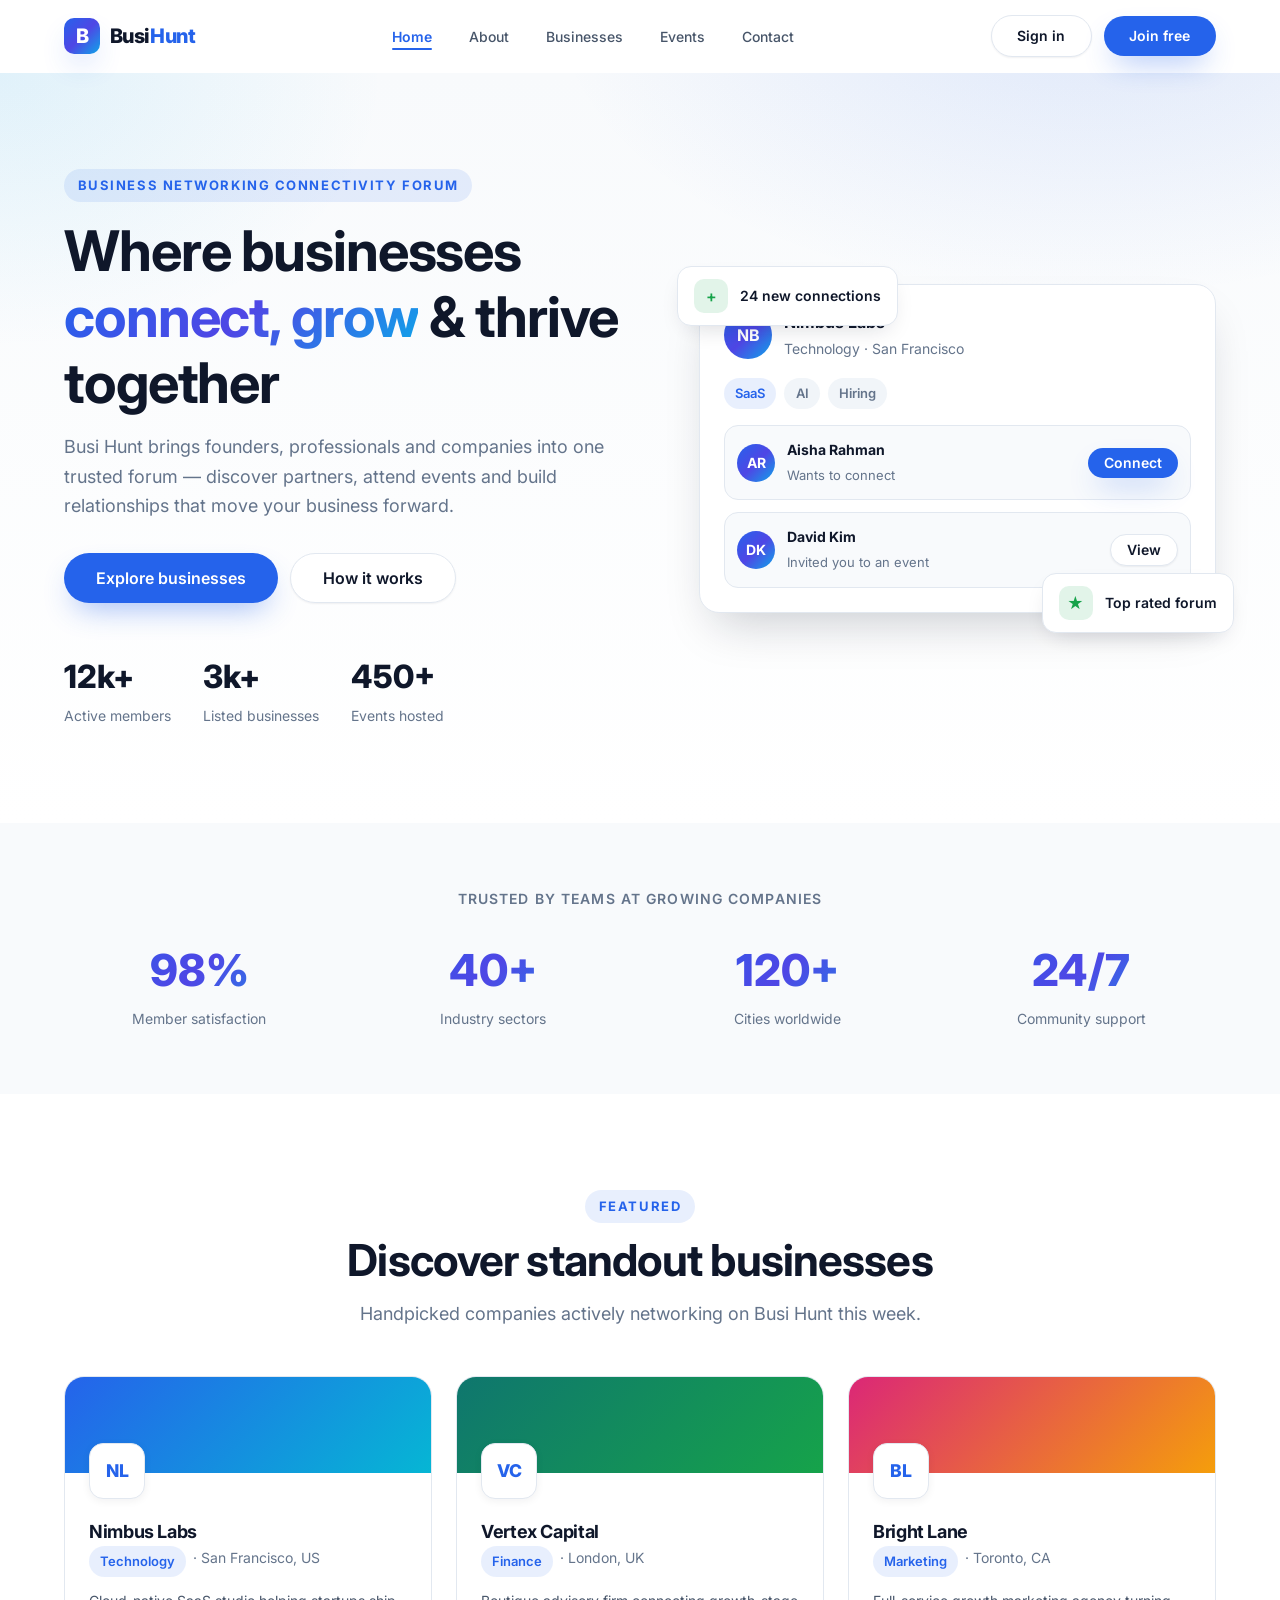
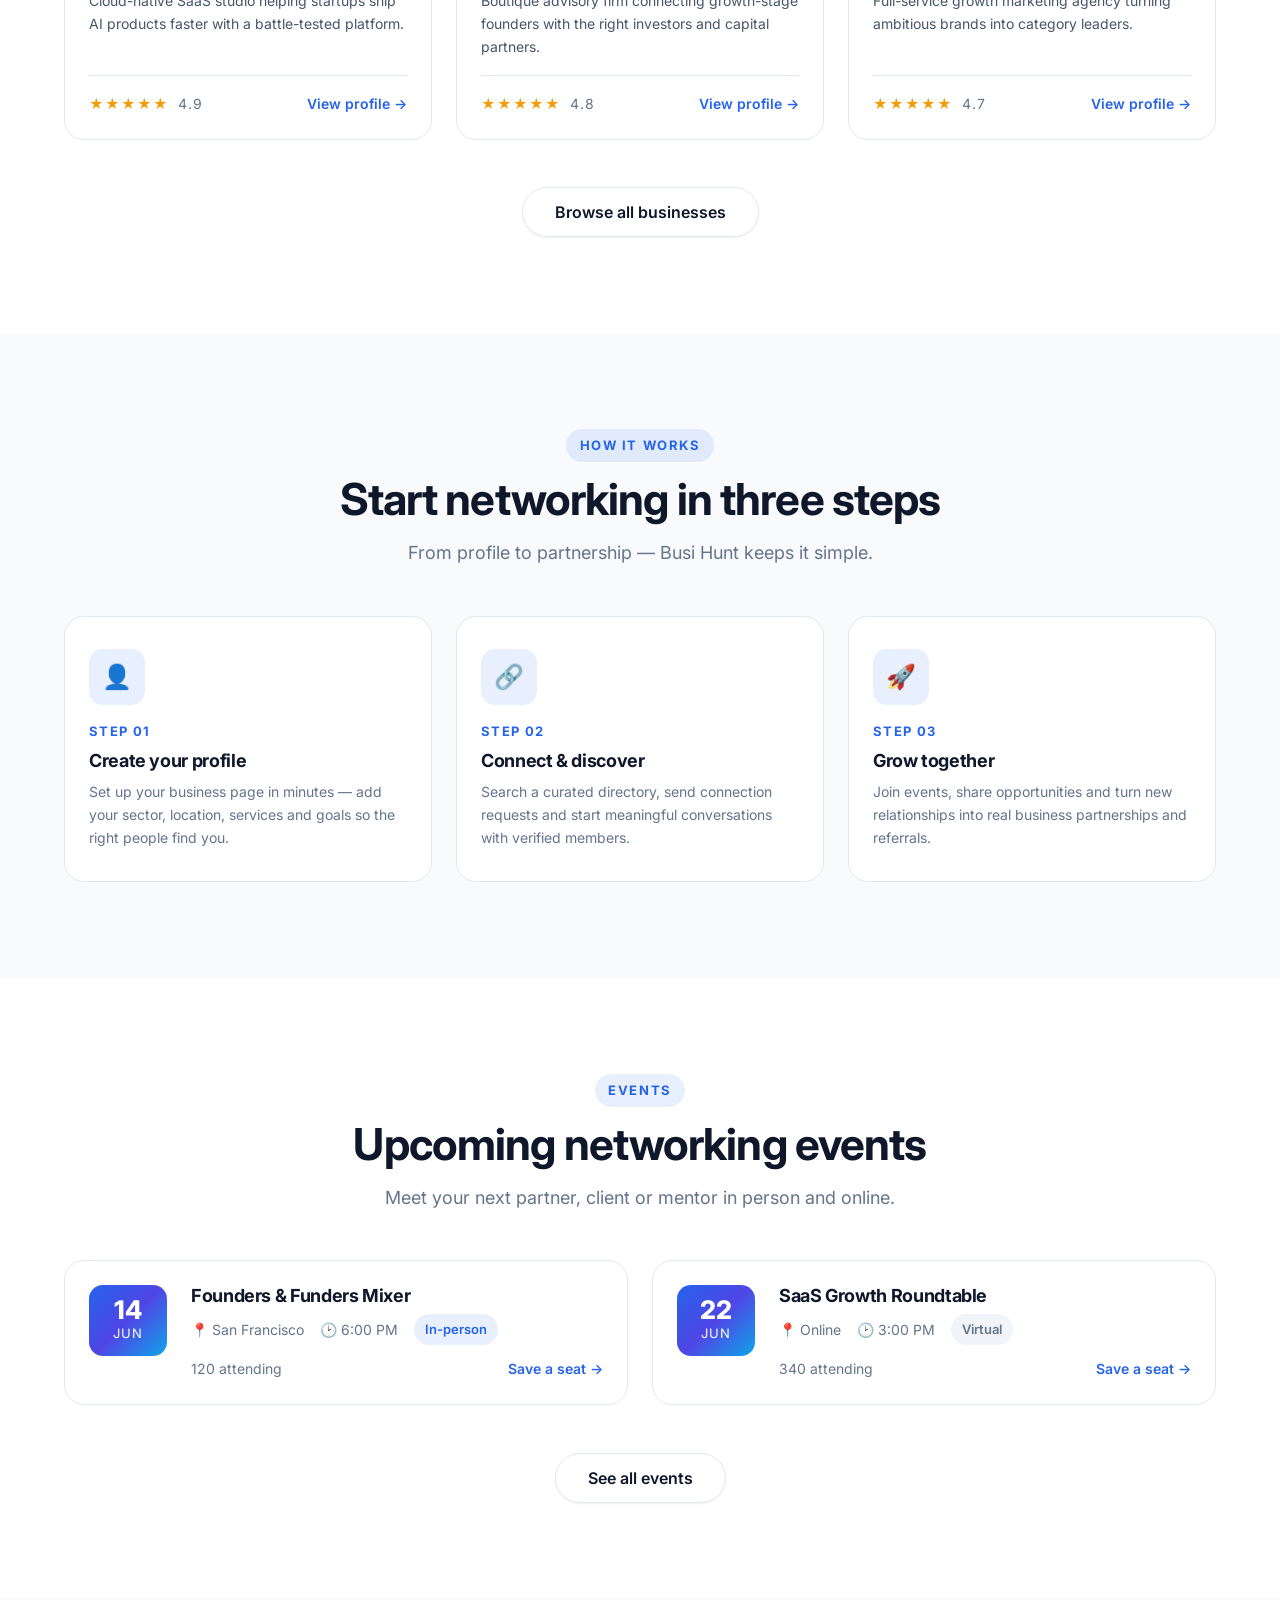
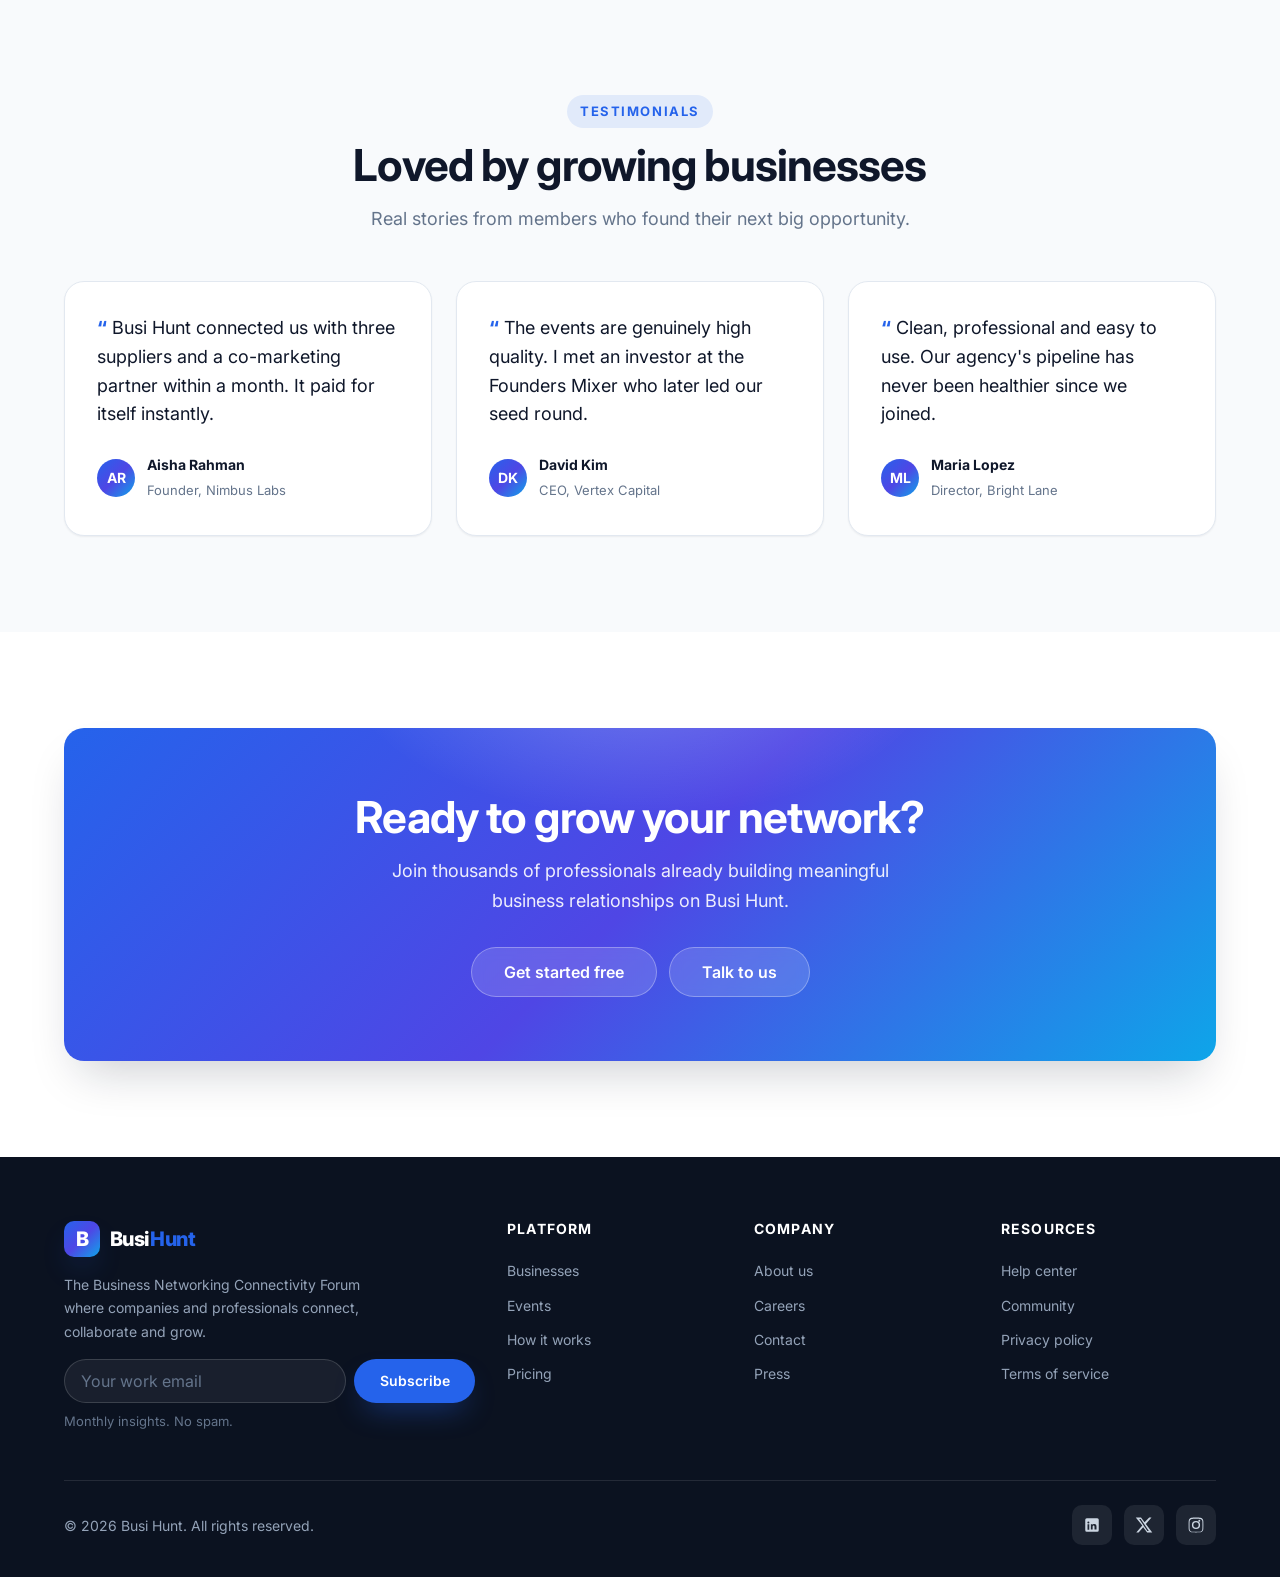
<file: index.html>
<!DOCTYPE html>
<html lang="en">
<head>
  <meta charset="UTF-8" />
  <meta name="viewport" content="width=device-width, initial-scale=1.0" />
  <meta name="description" content="Busi Hunt — the Business Networking Connectivity Forum where founders, professionals and companies discover each other, attend events and grow together." />
  <meta name="theme-color" content="#2563eb" />
  <title>Busi Hunt — Business Networking Connectivity Forum</title>

  <!-- Fonts -->
  <link rel="preconnect" href="https://fonts.googleapis.com" />
  <link rel="preconnect" href="https://fonts.gstatic.com" crossorigin />
  <link href="https://fonts.googleapis.com/css2?family=Inter:wght@400;500;600;700;800&display=swap" rel="stylesheet" />

  <link rel="stylesheet" href="css/styles.css" />
</head>
<body>

  <!-- ============== HEADER ============== -->
  <header class="site-header">
    <div class="container">
      <nav class="nav" aria-label="Primary">
        <a href="index.html" class="brand" aria-label="Busi Hunt home">
          <span class="brand__mark">B</span>
          <span class="brand__name">Busi<span>Hunt</span></span>
        </a>

        <ul class="nav__menu" id="nav-menu">
          <li><a href="index.html" class="nav__link active">Home</a></li>
          <li><a href="about.html" class="nav__link">About</a></li>
          <li><a href="businesses.html" class="nav__link">Businesses</a></li>
          <li><a href="events.html" class="nav__link">Events</a></li>
          <li><a href="contact.html" class="nav__link">Contact</a></li>
        </ul>

        <div class="nav__actions">
          <a href="contact.html" class="btn btn-ghost">Sign in</a>
          <a href="businesses.html" class="btn btn-primary">Join free</a>
          <button class="nav__toggle" id="nav-toggle" aria-label="Toggle menu" aria-controls="nav-menu" aria-expanded="false">
            <span></span>
          </button>
        </div>
      </nav>
    </div>
  </header>

  <main>
    <!-- ============== HERO ============== -->
    <section class="hero">
      <div class="container">
        <div class="hero__grid">
          <div class="hero__content reveal">
            <span class="eyebrow">Business Networking Connectivity Forum</span>
            <h1 class="hero__title">
              Where businesses <span class="accent">connect, grow</span> &amp; thrive together
            </h1>
            <p class="hero__lead">
              Busi Hunt brings founders, professionals and companies into one trusted forum —
              discover partners, attend events and build relationships that move your business forward.
            </p>

            <div class="hero__actions">
              <a href="businesses.html" class="btn btn-primary btn-lg">Explore businesses</a>
              <a href="about.html" class="btn btn-ghost btn-lg">How it works</a>
            </div>

            <div class="hero__stats">
              <div class="hero__stat">
                <div class="num"><span data-count="12" data-suffix="k+">12k+</span></div>
                <div class="label">Active members</div>
              </div>
              <div class="hero__stat">
                <div class="num"><span data-count="3" data-suffix="k+">3k+</span></div>
                <div class="label">Listed businesses</div>
              </div>
              <div class="hero__stat">
                <div class="num"><span data-count="450" data-suffix="+">450+</span></div>
                <div class="label">Events hosted</div>
              </div>
            </div>
          </div>

          <!-- CSS-only product mock -->
          <div class="hero__visual reveal" data-delay="2">
            <div class="hero__card">
              <div class="hero__card-head">
                <div class="avatar">NB</div>
                <div class="meta">
                  <strong>Nimbus Labs</strong>
                  <span>Technology · San Francisco</span>
                </div>
              </div>
              <div class="hero__chip-row">
                <span class="tag tag--brand">SaaS</span>
                <span class="tag">AI</span>
                <span class="tag">Hiring</span>
              </div>
              <div class="hero__connect">
                <div class="who">
                  <div class="avatar sm">AR</div>
                  <div><strong>Aisha Rahman</strong><span>Wants to connect</span></div>
                </div>
                <a href="businesses.html" class="btn btn-primary" style="padding:.5rem 1rem;">Connect</a>
              </div>
              <div class="hero__connect">
                <div class="who">
                  <div class="avatar sm">DK</div>
                  <div><strong>David Kim</strong><span>Invited you to an event</span></div>
                </div>
                <a href="events.html" class="btn btn-ghost" style="padding:.5rem 1rem;">View</a>
              </div>
            </div>

            <div class="hero__float hero__float--tl">
              <span class="dot">+</span> 24 new connections
            </div>
            <div class="hero__float hero__float--br">
              <span class="dot">&#9733;</span> Top rated forum
            </div>
          </div>
        </div>
      </div>
    </section>

    <!-- ============== TRUST STRIP ============== -->
    <section class="section tight section--soft">
      <div class="container">
        <p class="text-center text-muted reveal" style="font-size:var(--fs-sm);font-weight:600;letter-spacing:.08em;text-transform:uppercase;margin-bottom:var(--space-5);">
          Trusted by teams at growing companies
        </p>
        <div class="stats-band reveal" data-delay="1">
          <div><div class="stat__num">98%</div><div class="stat__label">Member satisfaction</div></div>
          <div><div class="stat__num">40+</div><div class="stat__label">Industry sectors</div></div>
          <div><div class="stat__num">120+</div><div class="stat__label">Cities worldwide</div></div>
          <div><div class="stat__num">24/7</div><div class="stat__label">Community support</div></div>
        </div>
      </div>
    </section>

    <!-- ============== FEATURED BUSINESSES ============== -->
    <section class="section">
      <div class="container">
        <div class="section-head reveal">
          <span class="eyebrow">Featured</span>
          <h2>Discover standout businesses</h2>
          <p>Handpicked companies actively networking on Busi Hunt this week.</p>
        </div>

        <div class="grid grid-3">
          <!-- Card 1 -->
          <article class="card reveal" data-delay="1">
            <div class="biz-card__banner" data-cat="Technology">
              <div class="biz-card__logo">NL</div>
            </div>
            <div class="biz-card__body">
              <div class="biz-card__title"><h3>Nimbus Labs</h3></div>
              <div class="biz-card__meta">
                <span class="tag tag--brand">Technology</span>
                <span>· San Francisco, US</span>
              </div>
              <p class="biz-card__desc">Cloud-native SaaS studio helping startups ship AI products faster with a battle-tested platform.</p>
              <div class="biz-card__foot">
                <span class="stars">&#9733;&#9733;&#9733;&#9733;&#9733; <span>4.9</span></span>
                <a href="businesses.html" class="btn-link">View profile &rarr;</a>
              </div>
            </div>
          </article>

          <!-- Card 2 -->
          <article class="card reveal" data-delay="2">
            <div class="biz-card__banner" data-cat="Finance">
              <div class="biz-card__logo">VC</div>
            </div>
            <div class="biz-card__body">
              <div class="biz-card__title"><h3>Vertex Capital</h3></div>
              <div class="biz-card__meta">
                <span class="tag tag--brand">Finance</span>
                <span>· London, UK</span>
              </div>
              <p class="biz-card__desc">Boutique advisory firm connecting growth-stage founders with the right investors and capital partners.</p>
              <div class="biz-card__foot">
                <span class="stars">&#9733;&#9733;&#9733;&#9733;&#9733; <span>4.8</span></span>
                <a href="businesses.html" class="btn-link">View profile &rarr;</a>
              </div>
            </div>
          </article>

          <!-- Card 3 -->
          <article class="card reveal" data-delay="3">
            <div class="biz-card__banner" data-cat="Marketing">
              <div class="biz-card__logo">BL</div>
            </div>
            <div class="biz-card__body">
              <div class="biz-card__title"><h3>Bright Lane</h3></div>
              <div class="biz-card__meta">
                <span class="tag tag--brand">Marketing</span>
                <span>· Toronto, CA</span>
              </div>
              <p class="biz-card__desc">Full-service growth marketing agency turning ambitious brands into category leaders.</p>
              <div class="biz-card__foot">
                <span class="stars">&#9733;&#9733;&#9733;&#9733;&#9733; <span>4.7</span></span>
                <a href="businesses.html" class="btn-link">View profile &rarr;</a>
              </div>
            </div>
          </article>
        </div>

        <div class="section-foot reveal">
          <a href="businesses.html" class="btn btn-ghost btn-lg">Browse all businesses</a>
        </div>
      </div>
    </section>

    <!-- ============== HOW IT WORKS ============== -->
    <section class="section section--soft">
      <div class="container">
        <div class="section-head reveal">
          <span class="eyebrow">How it works</span>
          <h2>Start networking in three steps</h2>
          <p>From profile to partnership — Busi Hunt keeps it simple.</p>
        </div>

        <div class="grid grid-3">
          <div class="feature reveal" data-delay="1">
            <div class="feature__icon">&#128100;</div>
            <span class="feature__step">Step 01</span>
            <h3>Create your profile</h3>
            <p>Set up your business page in minutes — add your sector, location, services and goals so the right people find you.</p>
          </div>
          <div class="feature reveal" data-delay="2">
            <div class="feature__icon">&#128279;</div>
            <span class="feature__step">Step 02</span>
            <h3>Connect &amp; discover</h3>
            <p>Search a curated directory, send connection requests and start meaningful conversations with verified members.</p>
          </div>
          <div class="feature reveal" data-delay="3">
            <div class="feature__icon">&#128640;</div>
            <span class="feature__step">Step 03</span>
            <h3>Grow together</h3>
            <p>Join events, share opportunities and turn new relationships into real business partnerships and referrals.</p>
          </div>
        </div>
      </div>
    </section>

    <!-- ============== UPCOMING EVENTS PREVIEW ============== -->
    <section class="section">
      <div class="container">
        <div class="section-head reveal">
          <span class="eyebrow">Events</span>
          <h2>Upcoming networking events</h2>
          <p>Meet your next partner, client or mentor in person and online.</p>
        </div>

        <div class="grid grid-2">
          <article class="event-card reveal" data-delay="1">
            <div class="event-card__date"><div class="day">14</div><div class="mon">Jun</div></div>
            <div class="event-card__body">
              <h3>Founders &amp; Funders Mixer</h3>
              <div class="event-card__info">
                <span>&#128205; San Francisco</span>
                <span>&#128337; 6:00 PM</span>
                <span class="tag tag--brand">In-person</span>
              </div>
              <div class="event-card__foot">
                <span class="text-muted" style="font-size:var(--fs-sm);">120 attending</span>
                <a href="events.html" class="btn-link">Save a seat &rarr;</a>
              </div>
            </div>
          </article>

          <article class="event-card reveal" data-delay="2">
            <div class="event-card__date"><div class="day">22</div><div class="mon">Jun</div></div>
            <div class="event-card__body">
              <h3>SaaS Growth Roundtable</h3>
              <div class="event-card__info">
                <span>&#128205; Online</span>
                <span>&#128337; 3:00 PM</span>
                <span class="tag">Virtual</span>
              </div>
              <div class="event-card__foot">
                <span class="text-muted" style="font-size:var(--fs-sm);">340 attending</span>
                <a href="events.html" class="btn-link">Save a seat &rarr;</a>
              </div>
            </div>
          </article>
        </div>

        <div class="section-foot reveal">
          <a href="events.html" class="btn btn-ghost btn-lg">See all events</a>
        </div>
      </div>
    </section>

    <!-- ============== TESTIMONIALS ============== -->
    <section class="section section--soft">
      <div class="container">
        <div class="section-head reveal">
          <span class="eyebrow">Testimonials</span>
          <h2>Loved by growing businesses</h2>
          <p>Real stories from members who found their next big opportunity.</p>
        </div>

        <div class="grid grid-3">
          <figure class="testimonial reveal" data-delay="1">
            <blockquote class="testimonial__quote">
              Busi Hunt connected us with three suppliers and a co-marketing partner within a month. It paid for itself instantly.
            </blockquote>
            <figcaption class="testimonial__author">
              <div class="avatar sm">AR</div>
              <div><strong>Aisha Rahman</strong><span>Founder, Nimbus Labs</span></div>
            </figcaption>
          </figure>

          <figure class="testimonial reveal" data-delay="2">
            <blockquote class="testimonial__quote">
              The events are genuinely high quality. I met an investor at the Founders Mixer who later led our seed round.
            </blockquote>
            <figcaption class="testimonial__author">
              <div class="avatar sm">DK</div>
              <div><strong>David Kim</strong><span>CEO, Vertex Capital</span></div>
            </figcaption>
          </figure>

          <figure class="testimonial reveal" data-delay="3">
            <blockquote class="testimonial__quote">
              Clean, professional and easy to use. Our agency's pipeline has never been healthier since we joined.
            </blockquote>
            <figcaption class="testimonial__author">
              <div class="avatar sm">ML</div>
              <div><strong>Maria Lopez</strong><span>Director, Bright Lane</span></div>
            </figcaption>
          </figure>
        </div>
      </div>
    </section>

    <!-- ============== CTA BANNER ============== -->
    <section class="section">
      <div class="container">
        <div class="cta-banner reveal">
          <h2>Ready to grow your network?</h2>
          <p>Join thousands of professionals already building meaningful business relationships on Busi Hunt.</p>
          <div class="hero__actions">
            <a href="businesses.html" class="btn btn-light btn-lg">Get started free</a>
            <a href="contact.html" class="btn btn-light btn-lg">Talk to us</a>
          </div>
        </div>
      </div>
    </section>
  </main>

  <!-- ============== FOOTER ============== -->
  <footer class="footer">
    <div class="container">
      <div class="footer__top">
        <div class="footer__brand">
          <a href="index.html" class="brand">
            <span class="brand__mark">B</span>
            <span class="brand__name" style="color:#fff;">Busi<span>Hunt</span></span>
          </a>
          <p class="footer__about">
            The Business Networking Connectivity Forum where companies and professionals connect, collaborate and grow.
          </p>
          <form id="newsletter-form" class="newsletter" novalidate>
            <input type="email" placeholder="Your work email" aria-label="Email address" required />
            <button type="submit" class="btn btn-primary">Subscribe</button>
          </form>
          <p class="newsletter-note text-muted" style="font-size:var(--fs-xs);margin-top:.5rem;">Monthly insights. No spam.</p>
        </div>

        <div class="footer__col">
          <h4>Platform</h4>
          <a href="businesses.html">Businesses</a>
          <a href="events.html">Events</a>
          <a href="about.html">How it works</a>
          <a href="contact.html">Pricing</a>
        </div>

        <div class="footer__col">
          <h4>Company</h4>
          <a href="about.html">About us</a>
          <a href="about.html">Careers</a>
          <a href="contact.html">Contact</a>
          <a href="contact.html">Press</a>
        </div>

        <div class="footer__col">
          <h4>Resources</h4>
          <a href="#">Help center</a>
          <a href="#">Community</a>
          <a href="#">Privacy policy</a>
          <a href="#">Terms of service</a>
        </div>
      </div>

      <div class="footer__bottom">
        <p>&copy; <span id="year">2026</span> Busi Hunt. All rights reserved.</p>
        <div class="socials" aria-label="Social media">
          <a href="#" aria-label="LinkedIn"><svg width="18" height="18" viewBox="0 0 24 24" fill="currentColor"><path d="M19 3a2 2 0 0 1 2 2v14a2 2 0 0 1-2 2H5a2 2 0 0 1-2-2V5a2 2 0 0 1 2-2h14zM8.34 18.34v-7.2H6v7.2h2.34zM7.17 9.9a1.36 1.36 0 1 0 0-2.72 1.36 1.36 0 0 0 0 2.72zM18 18.34v-3.95c0-2.11-.45-3.73-2.92-3.73-1.19 0-1.99.65-2.31 1.27h-.03v-1.08H10.5v7.2h2.34v-3.56c0-.94.18-1.85 1.34-1.85 1.15 0 1.16 1.07 1.16 1.91v3.5H18z"/></svg></a>
          <a href="#" aria-label="X"><svg width="18" height="18" viewBox="0 0 24 24" fill="currentColor"><path d="M18.9 2H22l-7.5 8.6L23 22h-6.8l-5.3-6.9L4.8 22H1.7l8-9.2L1 2h7l4.8 6.3L18.9 2zm-2.4 18h1.9L7.6 4H5.6l10.9 16z"/></svg></a>
          <a href="#" aria-label="Instagram"><svg width="18" height="18" viewBox="0 0 24 24" fill="currentColor"><path d="M12 2.16c3.2 0 3.58.01 4.85.07 1.17.05 1.8.25 2.23.41.56.22.96.48 1.38.9.42.42.68.82.9 1.38.16.42.36 1.06.41 2.23.06 1.27.07 1.65.07 4.85s-.01 3.58-.07 4.85c-.05 1.17-.25 1.8-.41 2.23-.22.56-.48.96-.9 1.38-.42.42-.82.68-1.38.9-.42.16-1.06.36-2.23.41-1.27.06-1.65.07-4.85.07s-3.58-.01-4.85-.07c-1.17-.05-1.8-.25-2.23-.41a3.7 3.7 0 0 1-1.38-.9 3.7 3.7 0 0 1-.9-1.38c-.16-.42-.36-1.06-.41-2.23C2.17 15.58 2.16 15.2 2.16 12s.01-3.58.07-4.85c.05-1.17.25-1.8.41-2.23.22-.56.48-.96.9-1.38.42-.42.82-.68 1.38-.9.42-.16 1.06-.36 2.23-.41C8.42 2.17 8.8 2.16 12 2.16zm0 1.62c-3.15 0-3.5.01-4.74.07-.9.04-1.39.19-1.71.32-.43.17-.74.37-1.06.69-.32.32-.52.63-.69 1.06-.13.32-.28.81-.32 1.71-.06 1.24-.07 1.59-.07 4.74s.01 3.5.07 4.74c.04.9.19 1.39.32 1.71.17.43.37.74.69 1.06.32.32.63.52 1.06.69.32.13.81.28 1.71.32 1.24.06 1.59.07 4.74.07s3.5-.01 4.74-.07c.9-.04 1.39-.19 1.71-.32.43-.17.74-.37 1.06-.69.32-.32.52-.63.69-1.06.13-.32.28-.81.32-1.71.06-1.24.07-1.59.07-4.74s-.01-3.5-.07-4.74c-.04-.9-.19-1.39-.32-1.71a2.85 2.85 0 0 0-.69-1.06 2.85 2.85 0 0 0-1.06-.69c-.32-.13-.81-.28-1.71-.32-1.24-.06-1.59-.07-4.74-.07zm0 2.76a5.46 5.46 0 1 1 0 10.92 5.46 5.46 0 0 1 0-10.92zm0 9a3.54 3.54 0 1 0 0-7.08 3.54 3.54 0 0 0 0 7.08zm5.68-9.23a1.28 1.28 0 1 1-2.55 0 1.28 1.28 0 0 1 2.55 0z"/></svg></a>
        </div>
      </div>
    </div>
  </footer>

  <script src="js/main.js"></script>
</body>
</html>
</file>
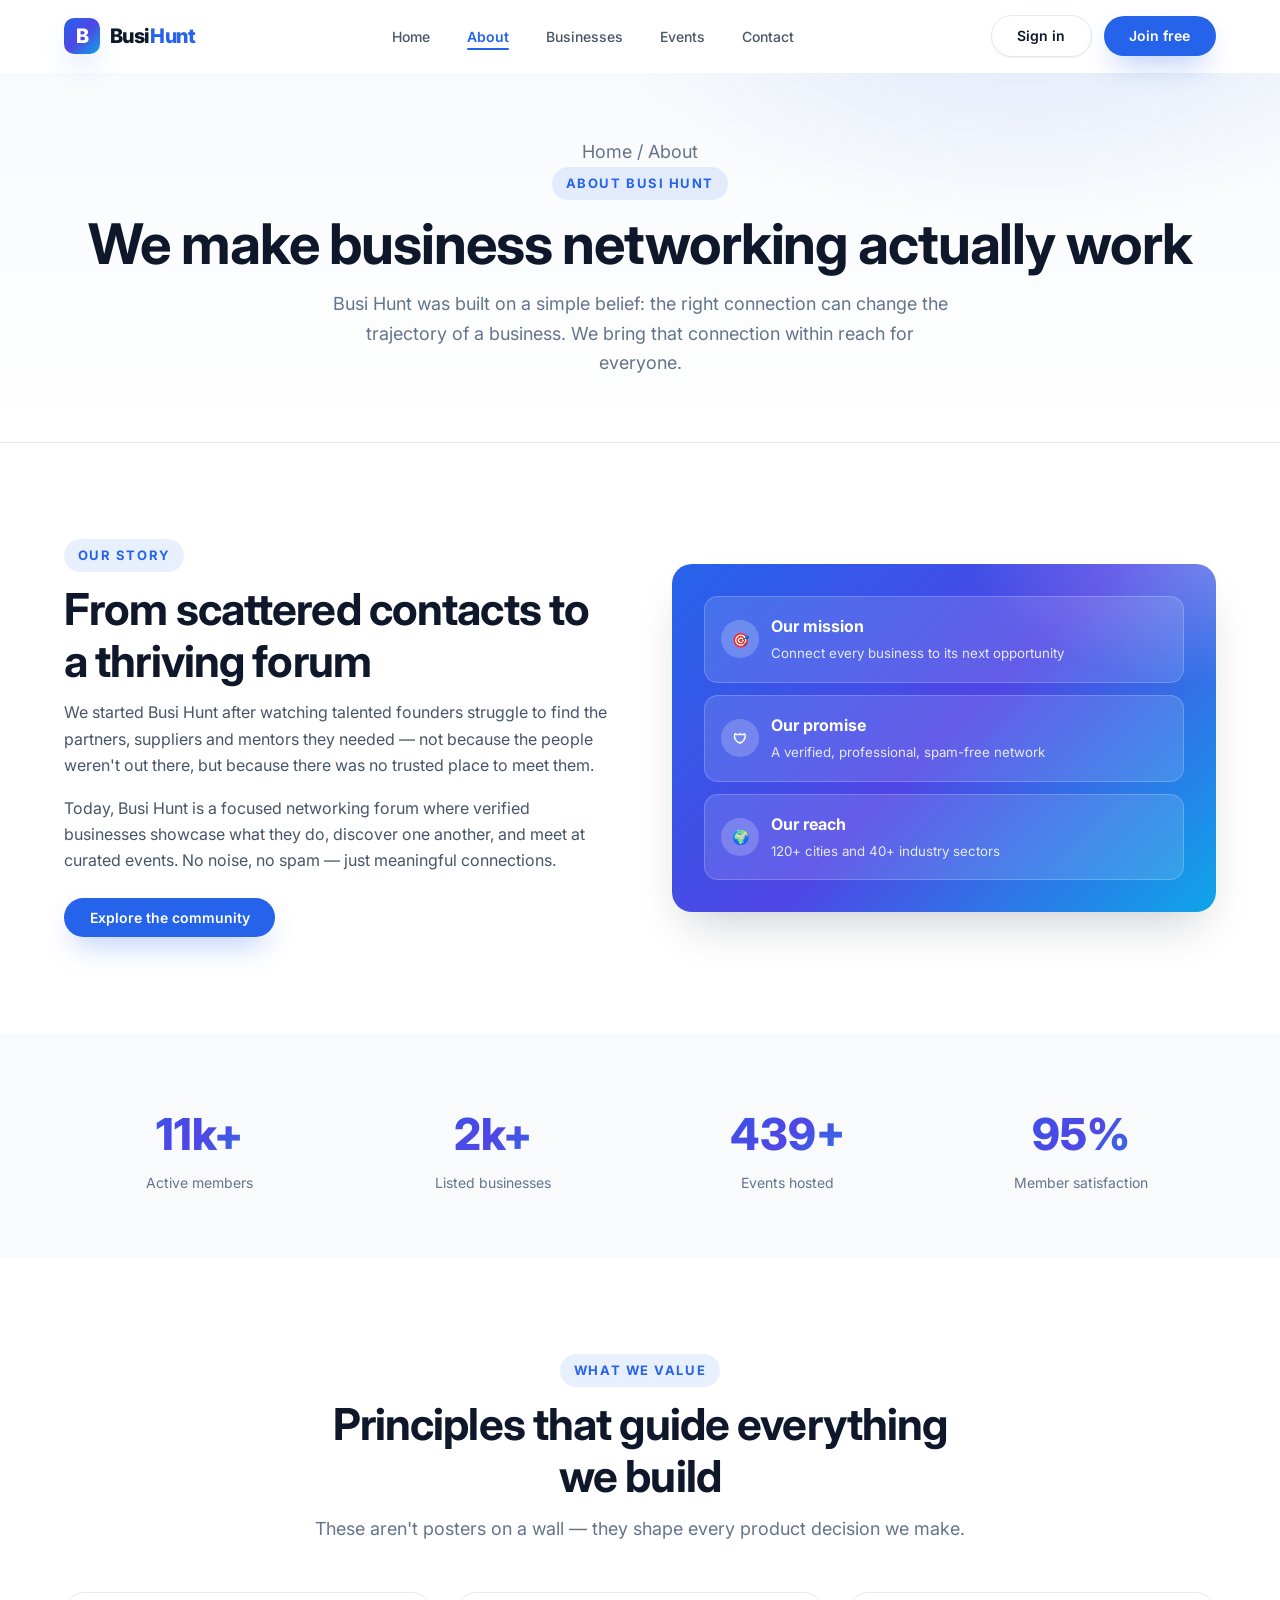
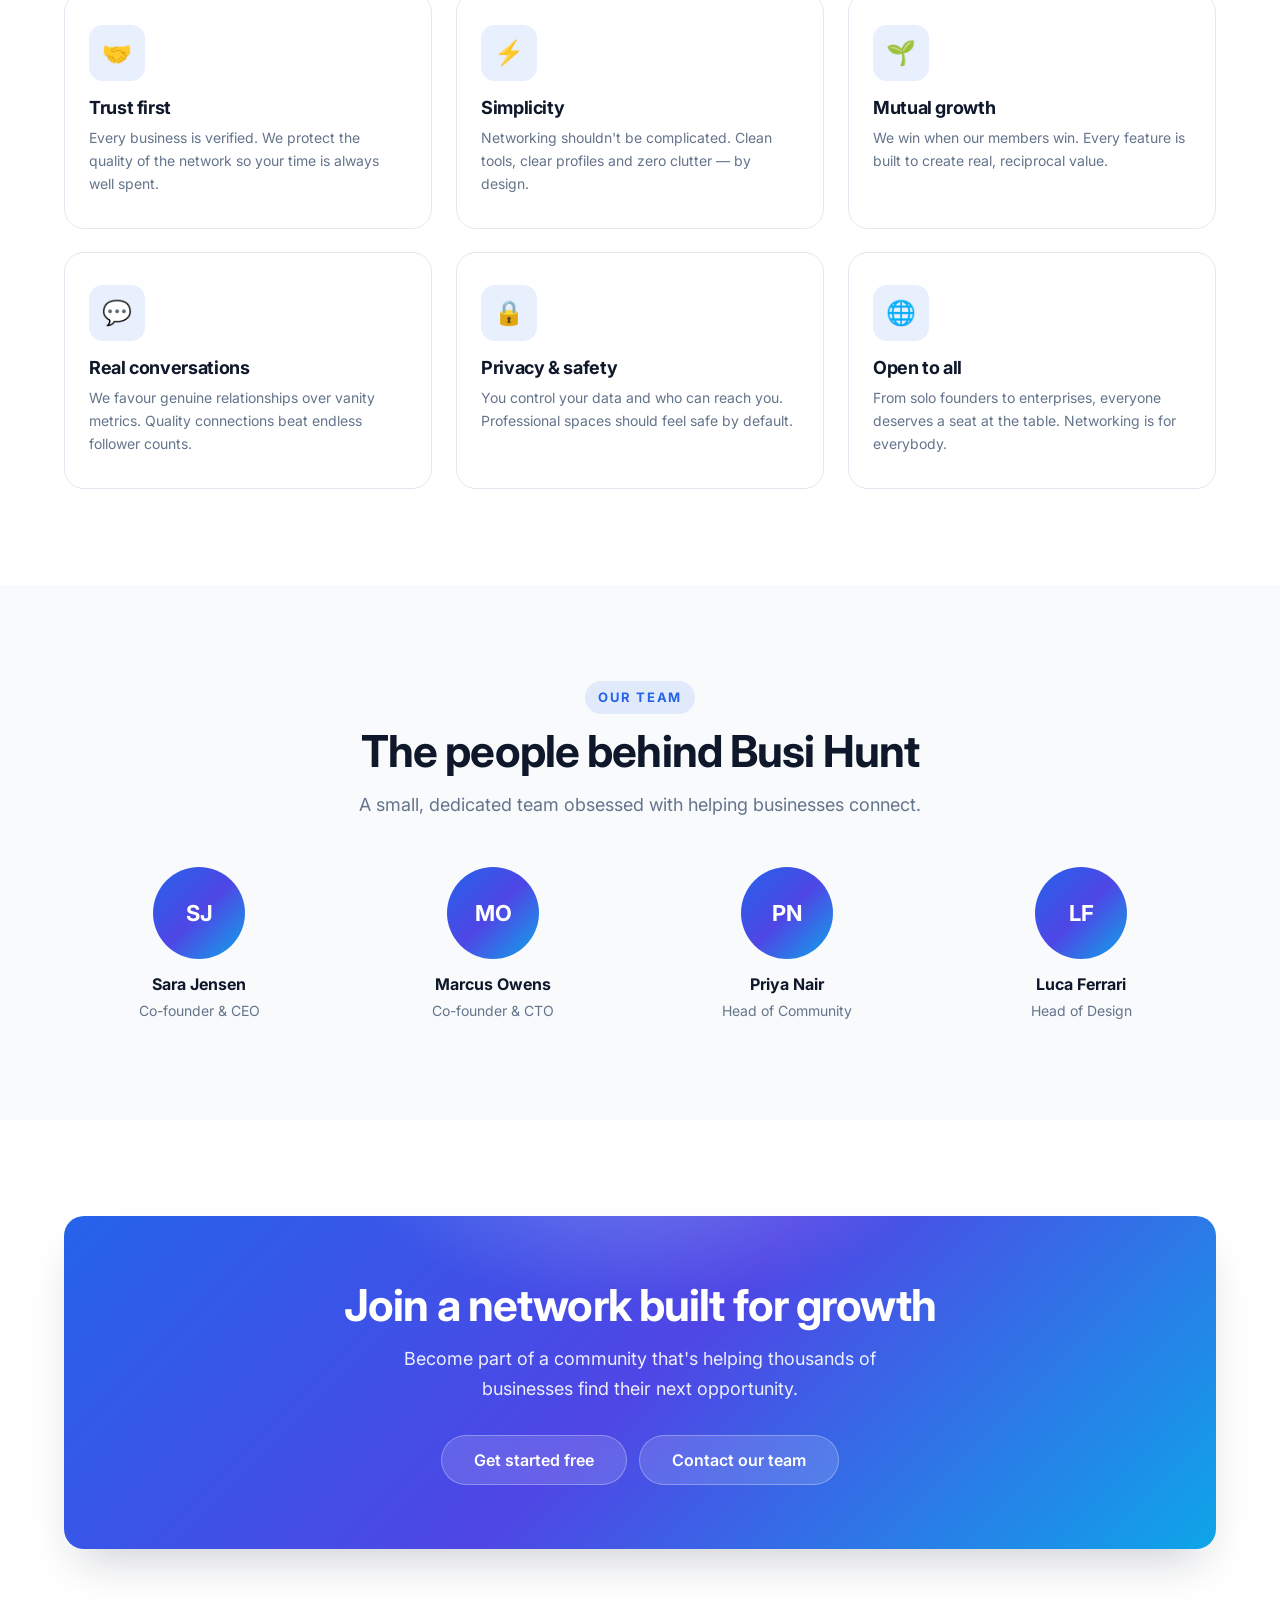
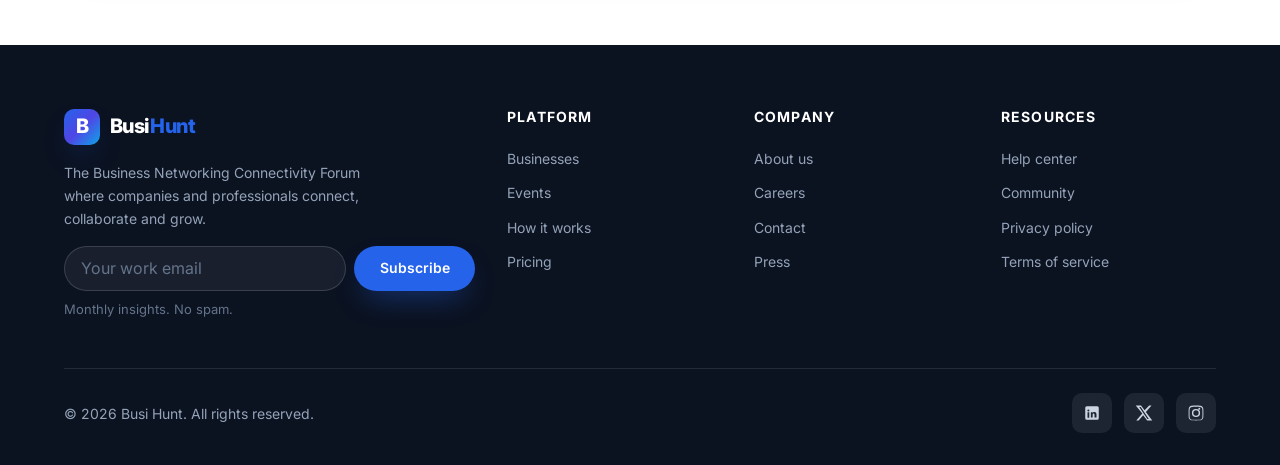
<file: about.html>
<!DOCTYPE html>
<html lang="en">
<head>
  <meta charset="UTF-8" />
  <meta name="viewport" content="width=device-width, initial-scale=1.0" />
  <meta name="description" content="About Busi Hunt — our mission to make business networking simple, trusted and rewarding for companies and professionals everywhere." />
  <meta name="theme-color" content="#2563eb" />
  <title>About — Busi Hunt</title>

  <link rel="preconnect" href="https://fonts.googleapis.com" />
  <link rel="preconnect" href="https://fonts.gstatic.com" crossorigin />
  <link href="https://fonts.googleapis.com/css2?family=Inter:wght@400;500;600;700;800&display=swap" rel="stylesheet" />

  <link rel="stylesheet" href="css/styles.css" />
</head>
<body>

  <!-- ============== HEADER ============== -->
  <header class="site-header">
    <div class="container">
      <nav class="nav" aria-label="Primary">
        <a href="index.html" class="brand" aria-label="Busi Hunt home">
          <span class="brand__mark">B</span>
          <span class="brand__name">Busi<span>Hunt</span></span>
        </a>
        <ul class="nav__menu" id="nav-menu">
          <li><a href="index.html" class="nav__link">Home</a></li>
          <li><a href="about.html" class="nav__link active">About</a></li>
          <li><a href="businesses.html" class="nav__link">Businesses</a></li>
          <li><a href="events.html" class="nav__link">Events</a></li>
          <li><a href="contact.html" class="nav__link">Contact</a></li>
        </ul>
        <div class="nav__actions">
          <a href="contact.html" class="btn btn-ghost">Sign in</a>
          <a href="businesses.html" class="btn btn-primary">Join free</a>
          <button class="nav__toggle" id="nav-toggle" aria-label="Toggle menu" aria-controls="nav-menu" aria-expanded="false">
            <span></span>
          </button>
        </div>
      </nav>
    </div>
  </header>

  <main>
    <!-- ============== PAGE HERO ============== -->
    <section class="page-hero">
      <div class="container">
        <p class="breadcrumbs reveal"><a href="index.html">Home</a> / About</p>
        <span class="eyebrow reveal">About Busi Hunt</span>
        <h1 class="reveal" data-delay="1">We make business networking actually work</h1>
        <p class="reveal" data-delay="2">
          Busi Hunt was built on a simple belief: the right connection can change the trajectory of a business.
          We bring that connection within reach for everyone.
        </p>
      </div>
    </section>

    <!-- ============== MISSION / STORY ============== -->
    <section class="section">
      <div class="container">
        <div class="split">
          <div class="reveal">
            <span class="eyebrow">Our story</span>
            <h2 style="margin:var(--space-3) 0;">From scattered contacts to a thriving forum</h2>
            <p style="margin-bottom:var(--space-4);">
              We started Busi Hunt after watching talented founders struggle to find the partners, suppliers and
              mentors they needed — not because the people weren't out there, but because there was no trusted place to meet them.
            </p>
            <p style="margin-bottom:var(--space-5);">
              Today, Busi Hunt is a focused networking forum where verified businesses showcase what they do,
              discover one another, and meet at curated events. No noise, no spam — just meaningful connections.
            </p>
            <a href="businesses.html" class="btn btn-primary">Explore the community</a>
          </div>

          <div class="media-frame reveal" data-delay="2">
            <div class="mf-row">
              <div class="avatar sm" style="background:rgba(255,255,255,.2);">&#127919;</div>
              <div><strong>Our mission</strong><small>Connect every business to its next opportunity</small></div>
            </div>
            <div class="mf-row">
              <div class="avatar sm" style="background:rgba(255,255,255,.2);">&#128737;</div>
              <div><strong>Our promise</strong><small>A verified, professional, spam-free network</small></div>
            </div>
            <div class="mf-row">
              <div class="avatar sm" style="background:rgba(255,255,255,.2);">&#127757;</div>
              <div><strong>Our reach</strong><small>120+ cities and 40+ industry sectors</small></div>
            </div>
          </div>
        </div>
      </div>
    </section>

    <!-- ============== STATS ============== -->
    <section class="section tight section--soft">
      <div class="container">
        <div class="stats-band">
          <div class="reveal"><div class="stat__num"><span data-count="12" data-suffix="k+">12k+</span></div><div class="stat__label">Active members</div></div>
          <div class="reveal" data-delay="1"><div class="stat__num"><span data-count="3" data-suffix="k+">3k+</span></div><div class="stat__label">Listed businesses</div></div>
          <div class="reveal" data-delay="2"><div class="stat__num"><span data-count="450" data-suffix="+">450+</span></div><div class="stat__label">Events hosted</div></div>
          <div class="reveal" data-delay="3"><div class="stat__num"><span data-count="98" data-suffix="%">98%</span></div><div class="stat__label">Member satisfaction</div></div>
        </div>
      </div>
    </section>

    <!-- ============== VALUES ============== -->
    <section class="section">
      <div class="container">
        <div class="section-head reveal">
          <span class="eyebrow">What we value</span>
          <h2>Principles that guide everything we build</h2>
          <p>These aren't posters on a wall — they shape every product decision we make.</p>
        </div>

        <div class="grid grid-3">
          <div class="feature reveal" data-delay="1">
            <div class="feature__icon">&#129309;</div>
            <h3>Trust first</h3>
            <p>Every business is verified. We protect the quality of the network so your time is always well spent.</p>
          </div>
          <div class="feature reveal" data-delay="2">
            <div class="feature__icon">&#9889;</div>
            <h3>Simplicity</h3>
            <p>Networking shouldn't be complicated. Clean tools, clear profiles and zero clutter — by design.</p>
          </div>
          <div class="feature reveal" data-delay="3">
            <div class="feature__icon">&#127793;</div>
            <h3>Mutual growth</h3>
            <p>We win when our members win. Every feature is built to create real, reciprocal value.</p>
          </div>
          <div class="feature reveal" data-delay="1">
            <div class="feature__icon">&#128172;</div>
            <h3>Real conversations</h3>
            <p>We favour genuine relationships over vanity metrics. Quality connections beat endless follower counts.</p>
          </div>
          <div class="feature reveal" data-delay="2">
            <div class="feature__icon">&#128274;</div>
            <h3>Privacy &amp; safety</h3>
            <p>You control your data and who can reach you. Professional spaces should feel safe by default.</p>
          </div>
          <div class="feature reveal" data-delay="3">
            <div class="feature__icon">&#127760;</div>
            <h3>Open to all</h3>
            <p>From solo founders to enterprises, everyone deserves a seat at the table. Networking is for everybody.</p>
          </div>
        </div>
      </div>
    </section>

    <!-- ============== TEAM ============== -->
    <section class="section section--soft">
      <div class="container">
        <div class="section-head reveal">
          <span class="eyebrow">Our team</span>
          <h2>The people behind Busi Hunt</h2>
          <p>A small, dedicated team obsessed with helping businesses connect.</p>
        </div>

        <div class="grid grid-4">
          <div class="team-card reveal" data-delay="1">
            <div class="avatar">SJ</div>
            <strong>Sara Jensen</strong>
            <span>Co-founder &amp; CEO</span>
          </div>
          <div class="team-card reveal" data-delay="2">
            <div class="avatar">MO</div>
            <strong>Marcus Owens</strong>
            <span>Co-founder &amp; CTO</span>
          </div>
          <div class="team-card reveal" data-delay="3">
            <div class="avatar">PN</div>
            <strong>Priya Nair</strong>
            <span>Head of Community</span>
          </div>
          <div class="team-card reveal" data-delay="4">
            <div class="avatar">LF</div>
            <strong>Luca Ferrari</strong>
            <span>Head of Design</span>
          </div>
        </div>
      </div>
    </section>

    <!-- ============== CTA BANNER ============== -->
    <section class="section">
      <div class="container">
        <div class="cta-banner reveal">
          <h2>Join a network built for growth</h2>
          <p>Become part of a community that's helping thousands of businesses find their next opportunity.</p>
          <div class="hero__actions">
            <a href="businesses.html" class="btn btn-light btn-lg">Get started free</a>
            <a href="contact.html" class="btn btn-light btn-lg">Contact our team</a>
          </div>
        </div>
      </div>
    </section>
  </main>

  <!-- ============== FOOTER ============== -->
  <footer class="footer">
    <div class="container">
      <div class="footer__top">
        <div class="footer__brand">
          <a href="index.html" class="brand">
            <span class="brand__mark">B</span>
            <span class="brand__name" style="color:#fff;">Busi<span>Hunt</span></span>
          </a>
          <p class="footer__about">
            The Business Networking Connectivity Forum where companies and professionals connect, collaborate and grow.
          </p>
          <form id="newsletter-form" class="newsletter" novalidate>
            <input type="email" placeholder="Your work email" aria-label="Email address" required />
            <button type="submit" class="btn btn-primary">Subscribe</button>
          </form>
          <p class="newsletter-note text-muted" style="font-size:var(--fs-xs);margin-top:.5rem;">Monthly insights. No spam.</p>
        </div>
        <div class="footer__col">
          <h4>Platform</h4>
          <a href="businesses.html">Businesses</a>
          <a href="events.html">Events</a>
          <a href="about.html">How it works</a>
          <a href="contact.html">Pricing</a>
        </div>
        <div class="footer__col">
          <h4>Company</h4>
          <a href="about.html">About us</a>
          <a href="about.html">Careers</a>
          <a href="contact.html">Contact</a>
          <a href="contact.html">Press</a>
        </div>
        <div class="footer__col">
          <h4>Resources</h4>
          <a href="#">Help center</a>
          <a href="#">Community</a>
          <a href="#">Privacy policy</a>
          <a href="#">Terms of service</a>
        </div>
      </div>
      <div class="footer__bottom">
        <p>&copy; <span id="year">2026</span> Busi Hunt. All rights reserved.</p>
        <div class="socials" aria-label="Social media">
          <a href="#" aria-label="LinkedIn"><svg width="18" height="18" viewBox="0 0 24 24" fill="currentColor"><path d="M19 3a2 2 0 0 1 2 2v14a2 2 0 0 1-2 2H5a2 2 0 0 1-2-2V5a2 2 0 0 1 2-2h14zM8.34 18.34v-7.2H6v7.2h2.34zM7.17 9.9a1.36 1.36 0 1 0 0-2.72 1.36 1.36 0 0 0 0 2.72zM18 18.34v-3.95c0-2.11-.45-3.73-2.92-3.73-1.19 0-1.99.65-2.31 1.27h-.03v-1.08H10.5v7.2h2.34v-3.56c0-.94.18-1.85 1.34-1.85 1.15 0 1.16 1.07 1.16 1.91v3.5H18z"/></svg></a>
          <a href="#" aria-label="X"><svg width="18" height="18" viewBox="0 0 24 24" fill="currentColor"><path d="M18.9 2H22l-7.5 8.6L23 22h-6.8l-5.3-6.9L4.8 22H1.7l8-9.2L1 2h7l4.8 6.3L18.9 2zm-2.4 18h1.9L7.6 4H5.6l10.9 16z"/></svg></a>
          <a href="#" aria-label="Instagram"><svg width="18" height="18" viewBox="0 0 24 24" fill="currentColor"><path d="M12 2.16c3.2 0 3.58.01 4.85.07 1.17.05 1.8.25 2.23.41.56.22.96.48 1.38.9.42.42.68.82.9 1.38.16.42.36 1.06.41 2.23.06 1.27.07 1.65.07 4.85s-.01 3.58-.07 4.85c-.05 1.17-.25 1.8-.41 2.23-.22.56-.48.96-.9 1.38-.42.42-.82.68-1.38.9-.42.16-1.06.36-2.23.41-1.27.06-1.65.07-4.85.07s-3.58-.01-4.85-.07c-1.17-.05-1.8-.25-2.23-.41a3.7 3.7 0 0 1-1.38-.9 3.7 3.7 0 0 1-.9-1.38c-.16-.42-.36-1.06-.41-2.23C2.17 15.58 2.16 15.2 2.16 12s.01-3.58.07-4.85c.05-1.17.25-1.8.41-2.23.22-.56.48-.96.9-1.38.42-.42.82-.68 1.38-.9.42-.16 1.06-.36 2.23-.41C8.42 2.17 8.8 2.16 12 2.16zm0 1.62c-3.15 0-3.5.01-4.74.07-.9.04-1.39.19-1.71.32-.43.17-.74.37-1.06.69-.32.32-.52.63-.69 1.06-.13.32-.28.81-.32 1.71-.06 1.24-.07 1.59-.07 4.74s.01 3.5.07 4.74c.04.9.19 1.39.32 1.71.17.43.37.74.69 1.06.32.32.63.52 1.06.69.32.13.81.28 1.71.32 1.24.06 1.59.07 4.74.07s3.5-.01 4.74-.07c.9-.04 1.39-.19 1.71-.32.43-.17.74-.37 1.06-.69.32-.32.52-.63.69-1.06.13-.32.28-.81.32-1.71.06-1.24.07-1.59.07-4.74s-.01-3.5-.07-4.74c-.04-.9-.19-1.39-.32-1.71a2.85 2.85 0 0 0-.69-1.06 2.85 2.85 0 0 0-1.06-.69c-.32-.13-.81-.28-1.71-.32-1.24-.06-1.59-.07-4.74-.07zm0 2.76a5.46 5.46 0 1 1 0 10.92 5.46 5.46 0 0 1 0-10.92zm0 9a3.54 3.54 0 1 0 0-7.08 3.54 3.54 0 0 0 0 7.08zm5.68-9.23a1.28 1.28 0 1 1-2.55 0 1.28 1.28 0 0 1 2.55 0z"/></svg></a>
        </div>
      </div>
    </div>
  </footer>

  <script src="js/main.js"></script>
</body>
</html>
</file>
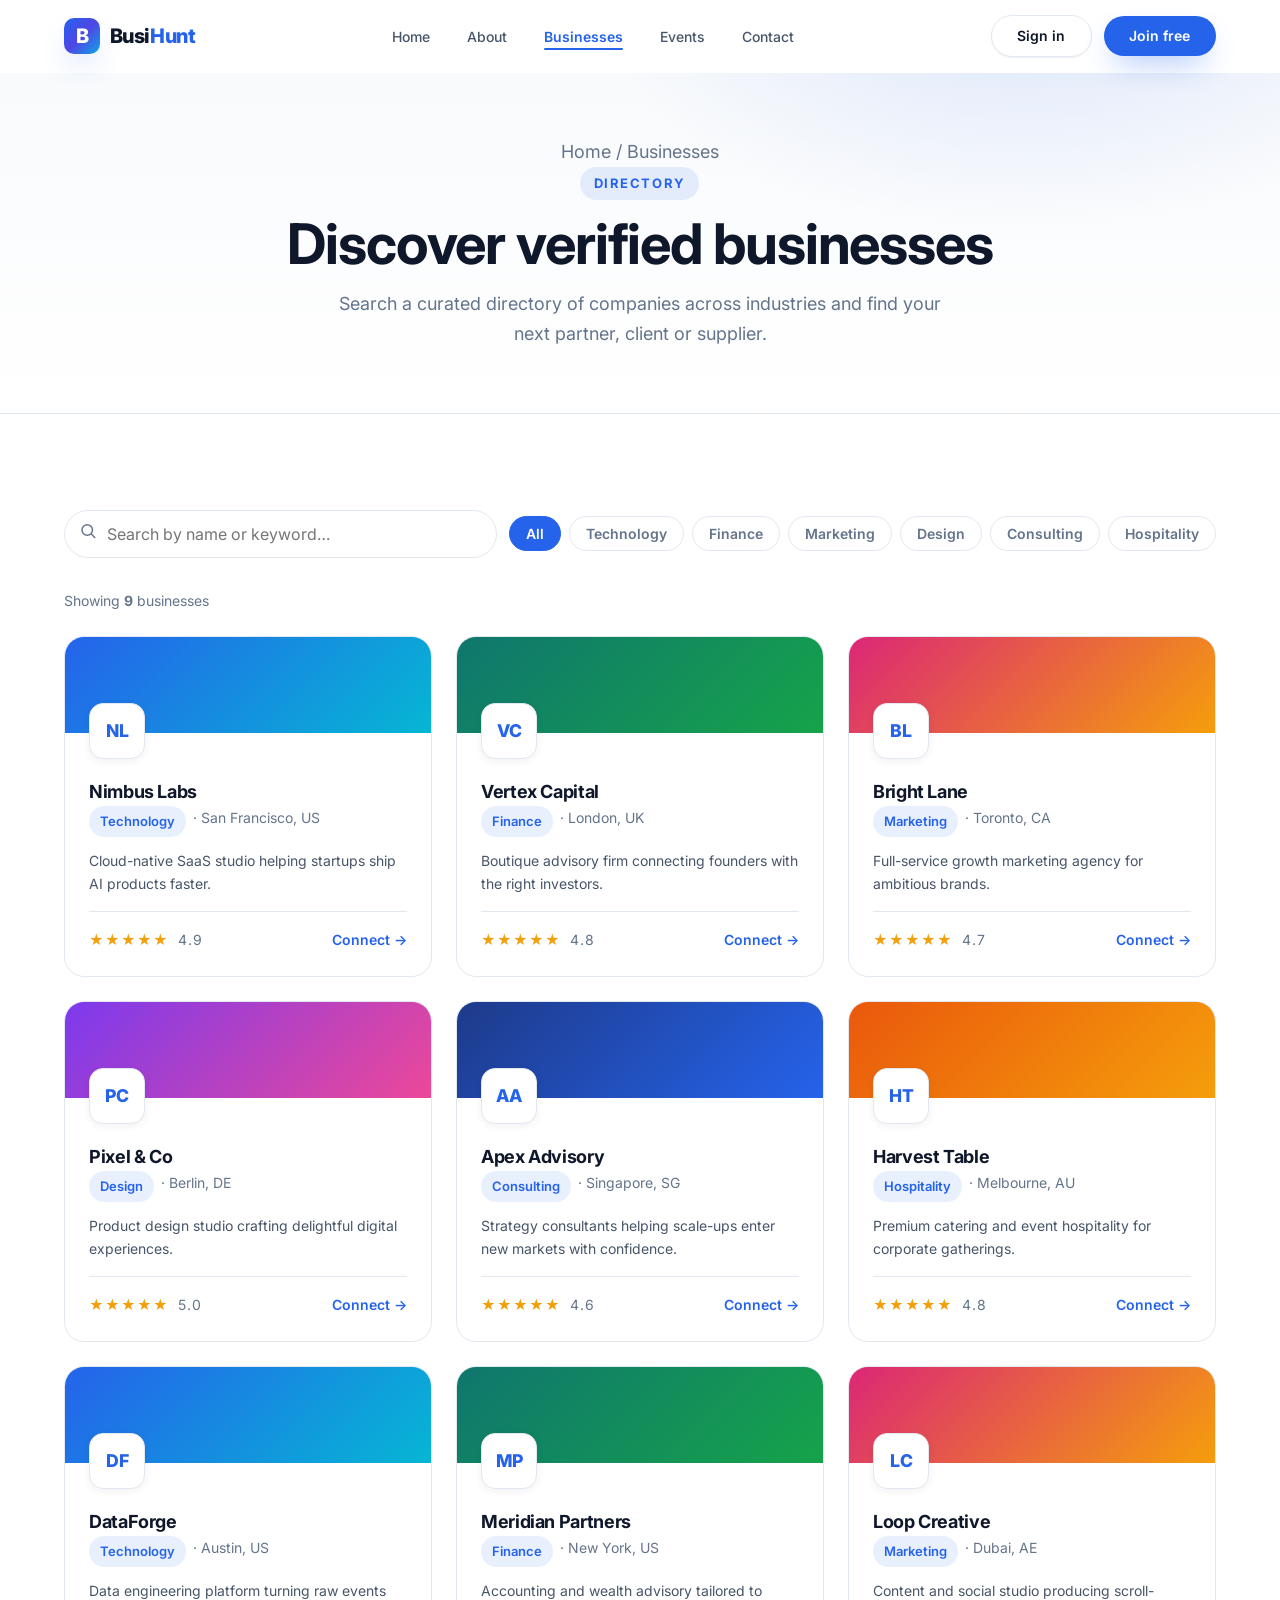
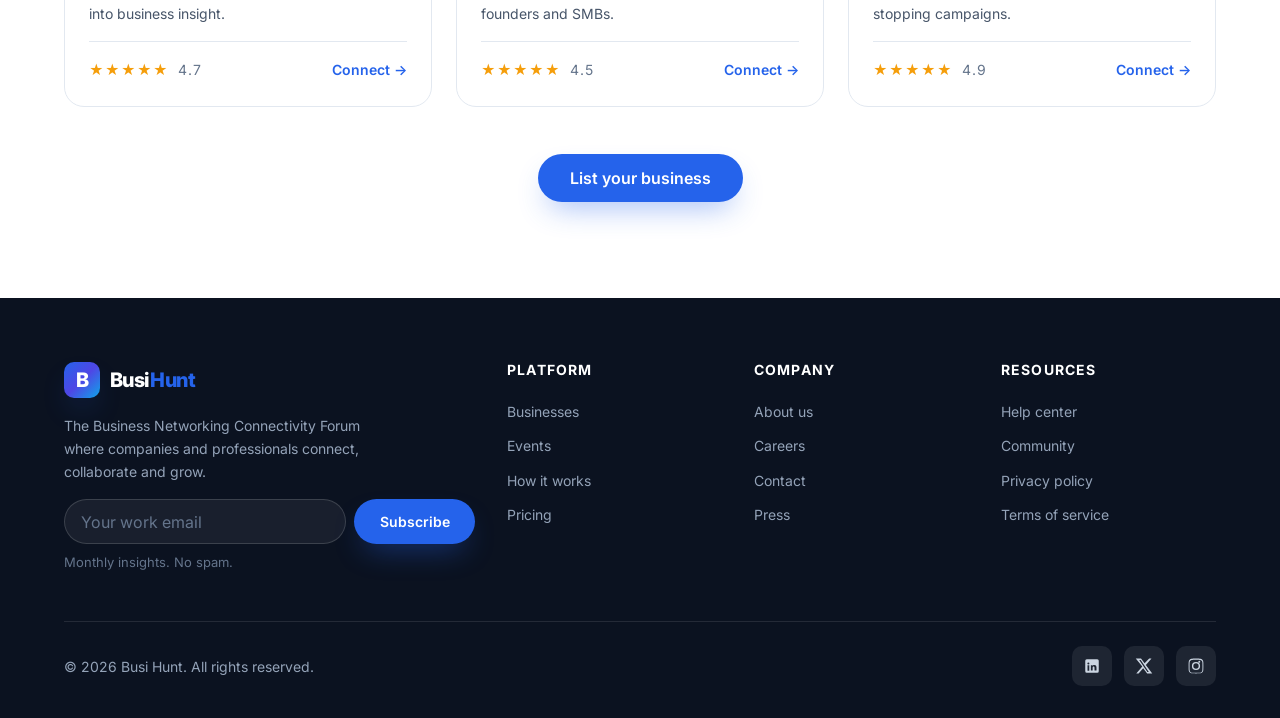
<file: businesses.html>
<!DOCTYPE html>
<html lang="en">
<head>
  <meta charset="UTF-8" />
  <meta name="viewport" content="width=device-width, initial-scale=1.0" />
  <meta name="description" content="Browse and search verified businesses on Busi Hunt. Filter by industry, discover companies and connect to grow your network." />
  <meta name="theme-color" content="#2563eb" />
  <title>Businesses — Busi Hunt</title>

  <link rel="preconnect" href="https://fonts.googleapis.com" />
  <link rel="preconnect" href="https://fonts.gstatic.com" crossorigin />
  <link href="https://fonts.googleapis.com/css2?family=Inter:wght@400;500;600;700;800&display=swap" rel="stylesheet" />

  <link rel="stylesheet" href="css/styles.css" />
</head>
<body>

  <!-- ============== HEADER ============== -->
  <header class="site-header">
    <div class="container">
      <nav class="nav" aria-label="Primary">
        <a href="index.html" class="brand" aria-label="Busi Hunt home">
          <span class="brand__mark">B</span>
          <span class="brand__name">Busi<span>Hunt</span></span>
        </a>
        <ul class="nav__menu" id="nav-menu">
          <li><a href="index.html" class="nav__link">Home</a></li>
          <li><a href="about.html" class="nav__link">About</a></li>
          <li><a href="businesses.html" class="nav__link active">Businesses</a></li>
          <li><a href="events.html" class="nav__link">Events</a></li>
          <li><a href="contact.html" class="nav__link">Contact</a></li>
        </ul>
        <div class="nav__actions">
          <a href="contact.html" class="btn btn-ghost">Sign in</a>
          <a href="businesses.html" class="btn btn-primary">Join free</a>
          <button class="nav__toggle" id="nav-toggle" aria-label="Toggle menu" aria-controls="nav-menu" aria-expanded="false">
            <span></span>
          </button>
        </div>
      </nav>
    </div>
  </header>

  <main>
    <!-- ============== PAGE HERO ============== -->
    <section class="page-hero">
      <div class="container">
        <p class="breadcrumbs reveal"><a href="index.html">Home</a> / Businesses</p>
        <span class="eyebrow reveal">Directory</span>
        <h1 class="reveal" data-delay="1">Discover verified businesses</h1>
        <p class="reveal" data-delay="2">Search a curated directory of companies across industries and find your next partner, client or supplier.</p>
      </div>
    </section>

    <!-- ============== LISTING ============== -->
    <section class="section">
      <div class="container">
        <!-- Filters -->
        <div class="filters reveal">
          <div class="search-box">
            <span class="icon" aria-hidden="true">
              <svg width="18" height="18" viewBox="0 0 24 24" fill="none" stroke="currentColor" stroke-width="2" stroke-linecap="round"><circle cx="11" cy="11" r="7"/><path d="m21 21-4.3-4.3"/></svg>
            </span>
            <input type="search" id="biz-search" placeholder="Search by name or keyword…" aria-label="Search businesses" />
          </div>
          <div class="chip-group" role="group" aria-label="Filter by category">
            <button class="chip active" data-filter="all">All</button>
            <button class="chip" data-filter="Technology">Technology</button>
            <button class="chip" data-filter="Finance">Finance</button>
            <button class="chip" data-filter="Marketing">Marketing</button>
            <button class="chip" data-filter="Design">Design</button>
            <button class="chip" data-filter="Consulting">Consulting</button>
            <button class="chip" data-filter="Hospitality">Hospitality</button>
          </div>
        </div>

        <p class="text-muted reveal" style="font-size:var(--fs-sm);margin-bottom:var(--space-5);">
          Showing <strong id="result-count">9</strong> businesses
        </p>

        <!-- Grid -->
        <div class="grid grid-3" id="biz-grid">

          <article class="card reveal" data-name="Nimbus Labs" data-category="Technology" data-tags="saas ai cloud software">
            <div class="biz-card__banner" data-cat="Technology"><div class="biz-card__logo">NL</div></div>
            <div class="biz-card__body">
              <div class="biz-card__title"><h3>Nimbus Labs</h3></div>
              <div class="biz-card__meta"><span class="tag tag--brand">Technology</span><span>· San Francisco, US</span></div>
              <p class="biz-card__desc">Cloud-native SaaS studio helping startups ship AI products faster.</p>
              <div class="biz-card__foot"><span class="stars">&#9733;&#9733;&#9733;&#9733;&#9733; <span>4.9</span></span><a href="#" class="btn-link">Connect &rarr;</a></div>
            </div>
          </article>

          <article class="card reveal" data-name="Vertex Capital" data-category="Finance" data-tags="investment advisory funding venture">
            <div class="biz-card__banner" data-cat="Finance"><div class="biz-card__logo">VC</div></div>
            <div class="biz-card__body">
              <div class="biz-card__title"><h3>Vertex Capital</h3></div>
              <div class="biz-card__meta"><span class="tag tag--brand">Finance</span><span>· London, UK</span></div>
              <p class="biz-card__desc">Boutique advisory firm connecting founders with the right investors.</p>
              <div class="biz-card__foot"><span class="stars">&#9733;&#9733;&#9733;&#9733;&#9733; <span>4.8</span></span><a href="#" class="btn-link">Connect &rarr;</a></div>
            </div>
          </article>

          <article class="card reveal" data-name="Bright Lane" data-category="Marketing" data-tags="growth branding ads agency">
            <div class="biz-card__banner" data-cat="Marketing"><div class="biz-card__logo">BL</div></div>
            <div class="biz-card__body">
              <div class="biz-card__title"><h3>Bright Lane</h3></div>
              <div class="biz-card__meta"><span class="tag tag--brand">Marketing</span><span>· Toronto, CA</span></div>
              <p class="biz-card__desc">Full-service growth marketing agency for ambitious brands.</p>
              <div class="biz-card__foot"><span class="stars">&#9733;&#9733;&#9733;&#9733;&#9733; <span>4.7</span></span><a href="#" class="btn-link">Connect &rarr;</a></div>
            </div>
          </article>

          <article class="card reveal" data-name="Pixel & Co" data-category="Design" data-tags="ux ui product brand studio">
            <div class="biz-card__banner" data-cat="Design"><div class="biz-card__logo">PC</div></div>
            <div class="biz-card__body">
              <div class="biz-card__title"><h3>Pixel &amp; Co</h3></div>
              <div class="biz-card__meta"><span class="tag tag--brand">Design</span><span>· Berlin, DE</span></div>
              <p class="biz-card__desc">Product design studio crafting delightful digital experiences.</p>
              <div class="biz-card__foot"><span class="stars">&#9733;&#9733;&#9733;&#9733;&#9733; <span>5.0</span></span><a href="#" class="btn-link">Connect &rarr;</a></div>
            </div>
          </article>

          <article class="card reveal" data-name="Apex Advisory" data-category="Consulting" data-tags="strategy management operations">
            <div class="biz-card__banner" data-cat="Consulting"><div class="biz-card__logo">AA</div></div>
            <div class="biz-card__body">
              <div class="biz-card__title"><h3>Apex Advisory</h3></div>
              <div class="biz-card__meta"><span class="tag tag--brand">Consulting</span><span>· Singapore, SG</span></div>
              <p class="biz-card__desc">Strategy consultants helping scale-ups enter new markets with confidence.</p>
              <div class="biz-card__foot"><span class="stars">&#9733;&#9733;&#9733;&#9733;&#9733; <span>4.6</span></span><a href="#" class="btn-link">Connect &rarr;</a></div>
            </div>
          </article>

          <article class="card reveal" data-name="Harvest Table" data-category="Hospitality" data-tags="restaurant catering food events">
            <div class="biz-card__banner" data-cat="Hospitality"><div class="biz-card__logo">HT</div></div>
            <div class="biz-card__body">
              <div class="biz-card__title"><h3>Harvest Table</h3></div>
              <div class="biz-card__meta"><span class="tag tag--brand">Hospitality</span><span>· Melbourne, AU</span></div>
              <p class="biz-card__desc">Premium catering and event hospitality for corporate gatherings.</p>
              <div class="biz-card__foot"><span class="stars">&#9733;&#9733;&#9733;&#9733;&#9733; <span>4.8</span></span><a href="#" class="btn-link">Connect &rarr;</a></div>
            </div>
          </article>

          <article class="card reveal" data-name="DataForge" data-category="Technology" data-tags="data analytics engineering platform">
            <div class="biz-card__banner" data-cat="Technology"><div class="biz-card__logo">DF</div></div>
            <div class="biz-card__body">
              <div class="biz-card__title"><h3>DataForge</h3></div>
              <div class="biz-card__meta"><span class="tag tag--brand">Technology</span><span>· Austin, US</span></div>
              <p class="biz-card__desc">Data engineering platform turning raw events into business insight.</p>
              <div class="biz-card__foot"><span class="stars">&#9733;&#9733;&#9733;&#9733;&#9733; <span>4.7</span></span><a href="#" class="btn-link">Connect &rarr;</a></div>
            </div>
          </article>

          <article class="card reveal" data-name="Meridian Partners" data-category="Finance" data-tags="accounting tax wealth advisory">
            <div class="biz-card__banner" data-cat="Finance"><div class="biz-card__logo">MP</div></div>
            <div class="biz-card__body">
              <div class="biz-card__title"><h3>Meridian Partners</h3></div>
              <div class="biz-card__meta"><span class="tag tag--brand">Finance</span><span>· New York, US</span></div>
              <p class="biz-card__desc">Accounting and wealth advisory tailored to founders and SMBs.</p>
              <div class="biz-card__foot"><span class="stars">&#9733;&#9733;&#9733;&#9733;&#9733; <span>4.5</span></span><a href="#" class="btn-link">Connect &rarr;</a></div>
            </div>
          </article>

          <article class="card reveal" data-name="Loop Creative" data-category="Marketing" data-tags="content social video creative">
            <div class="biz-card__banner" data-cat="Marketing"><div class="biz-card__logo">LC</div></div>
            <div class="biz-card__body">
              <div class="biz-card__title"><h3>Loop Creative</h3></div>
              <div class="biz-card__meta"><span class="tag tag--brand">Marketing</span><span>· Dubai, AE</span></div>
              <p class="biz-card__desc">Content and social studio producing scroll-stopping campaigns.</p>
              <div class="biz-card__foot"><span class="stars">&#9733;&#9733;&#9733;&#9733;&#9733; <span>4.9</span></span><a href="#" class="btn-link">Connect &rarr;</a></div>
            </div>
          </article>

        </div>

        <!-- Empty state -->
        <div class="no-results" id="no-results">
          <h3 style="margin-bottom:.5rem;">No businesses found</h3>
          <p>Try a different keyword or category filter.</p>
        </div>

        <div class="section-foot reveal">
          <a href="contact.html" class="btn btn-primary btn-lg">List your business</a>
        </div>
      </div>
    </section>
  </main>

  <!-- ============== FOOTER ============== -->
  <footer class="footer">
    <div class="container">
      <div class="footer__top">
        <div class="footer__brand">
          <a href="index.html" class="brand">
            <span class="brand__mark">B</span>
            <span class="brand__name" style="color:#fff;">Busi<span>Hunt</span></span>
          </a>
          <p class="footer__about">
            The Business Networking Connectivity Forum where companies and professionals connect, collaborate and grow.
          </p>
          <form id="newsletter-form" class="newsletter" novalidate>
            <input type="email" placeholder="Your work email" aria-label="Email address" required />
            <button type="submit" class="btn btn-primary">Subscribe</button>
          </form>
          <p class="newsletter-note text-muted" style="font-size:var(--fs-xs);margin-top:.5rem;">Monthly insights. No spam.</p>
        </div>
        <div class="footer__col">
          <h4>Platform</h4>
          <a href="businesses.html">Businesses</a>
          <a href="events.html">Events</a>
          <a href="about.html">How it works</a>
          <a href="contact.html">Pricing</a>
        </div>
        <div class="footer__col">
          <h4>Company</h4>
          <a href="about.html">About us</a>
          <a href="about.html">Careers</a>
          <a href="contact.html">Contact</a>
          <a href="contact.html">Press</a>
        </div>
        <div class="footer__col">
          <h4>Resources</h4>
          <a href="#">Help center</a>
          <a href="#">Community</a>
          <a href="#">Privacy policy</a>
          <a href="#">Terms of service</a>
        </div>
      </div>
      <div class="footer__bottom">
        <p>&copy; <span id="year">2026</span> Busi Hunt. All rights reserved.</p>
        <div class="socials" aria-label="Social media">
          <a href="#" aria-label="LinkedIn"><svg width="18" height="18" viewBox="0 0 24 24" fill="currentColor"><path d="M19 3a2 2 0 0 1 2 2v14a2 2 0 0 1-2 2H5a2 2 0 0 1-2-2V5a2 2 0 0 1 2-2h14zM8.34 18.34v-7.2H6v7.2h2.34zM7.17 9.9a1.36 1.36 0 1 0 0-2.72 1.36 1.36 0 0 0 0 2.72zM18 18.34v-3.95c0-2.11-.45-3.73-2.92-3.73-1.19 0-1.99.65-2.31 1.27h-.03v-1.08H10.5v7.2h2.34v-3.56c0-.94.18-1.85 1.34-1.85 1.15 0 1.16 1.07 1.16 1.91v3.5H18z"/></svg></a>
          <a href="#" aria-label="X"><svg width="18" height="18" viewBox="0 0 24 24" fill="currentColor"><path d="M18.9 2H22l-7.5 8.6L23 22h-6.8l-5.3-6.9L4.8 22H1.7l8-9.2L1 2h7l4.8 6.3L18.9 2zm-2.4 18h1.9L7.6 4H5.6l10.9 16z"/></svg></a>
          <a href="#" aria-label="Instagram"><svg width="18" height="18" viewBox="0 0 24 24" fill="currentColor"><path d="M12 2.16c3.2 0 3.58.01 4.85.07 1.17.05 1.8.25 2.23.41.56.22.96.48 1.38.9.42.42.68.82.9 1.38.16.42.36 1.06.41 2.23.06 1.27.07 1.65.07 4.85s-.01 3.58-.07 4.85c-.05 1.17-.25 1.8-.41 2.23-.22.56-.48.96-.9 1.38-.42.42-.82.68-1.38.9-.42.16-1.06.36-2.23.41-1.27.06-1.65.07-4.85.07s-3.58-.01-4.85-.07c-1.17-.05-1.8-.25-2.23-.41a3.7 3.7 0 0 1-1.38-.9 3.7 3.7 0 0 1-.9-1.38c-.16-.42-.36-1.06-.41-2.23C2.17 15.58 2.16 15.2 2.16 12s.01-3.58.07-4.85c.05-1.17.25-1.8.41-2.23.22-.56.48-.96.9-1.38.42-.42.82-.68 1.38-.9.42-.16 1.06-.36 2.23-.41C8.42 2.17 8.8 2.16 12 2.16zm0 1.62c-3.15 0-3.5.01-4.74.07-.9.04-1.39.19-1.71.32-.43.17-.74.37-1.06.69-.32.32-.52.63-.69 1.06-.13.32-.28.81-.32 1.71-.06 1.24-.07 1.59-.07 4.74s.01 3.5.07 4.74c.04.9.19 1.39.32 1.71.17.43.37.74.69 1.06.32.32.63.52 1.06.69.32.13.81.28 1.71.32 1.24.06 1.59.07 4.74.07s3.5-.01 4.74-.07c.9-.04 1.39-.19 1.71-.32.43-.17.74-.37 1.06-.69.32-.32.52-.63.69-1.06.13-.32.28-.81.32-1.71.06-1.24.07-1.59.07-4.74s-.01-3.5-.07-4.74c-.04-.9-.19-1.39-.32-1.71a2.85 2.85 0 0 0-.69-1.06 2.85 2.85 0 0 0-1.06-.69c-.32-.13-.81-.28-1.71-.32-1.24-.06-1.59-.07-4.74-.07zm0 2.76a5.46 5.46 0 1 1 0 10.92 5.46 5.46 0 0 1 0-10.92zm0 9a3.54 3.54 0 1 0 0-7.08 3.54 3.54 0 0 0 0 7.08zm5.68-9.23a1.28 1.28 0 1 1-2.55 0 1.28 1.28 0 0 1 2.55 0z"/></svg></a>
        </div>
      </div>
    </div>
  </footer>

  <script src="js/main.js"></script>
</body>
</html>
</file>
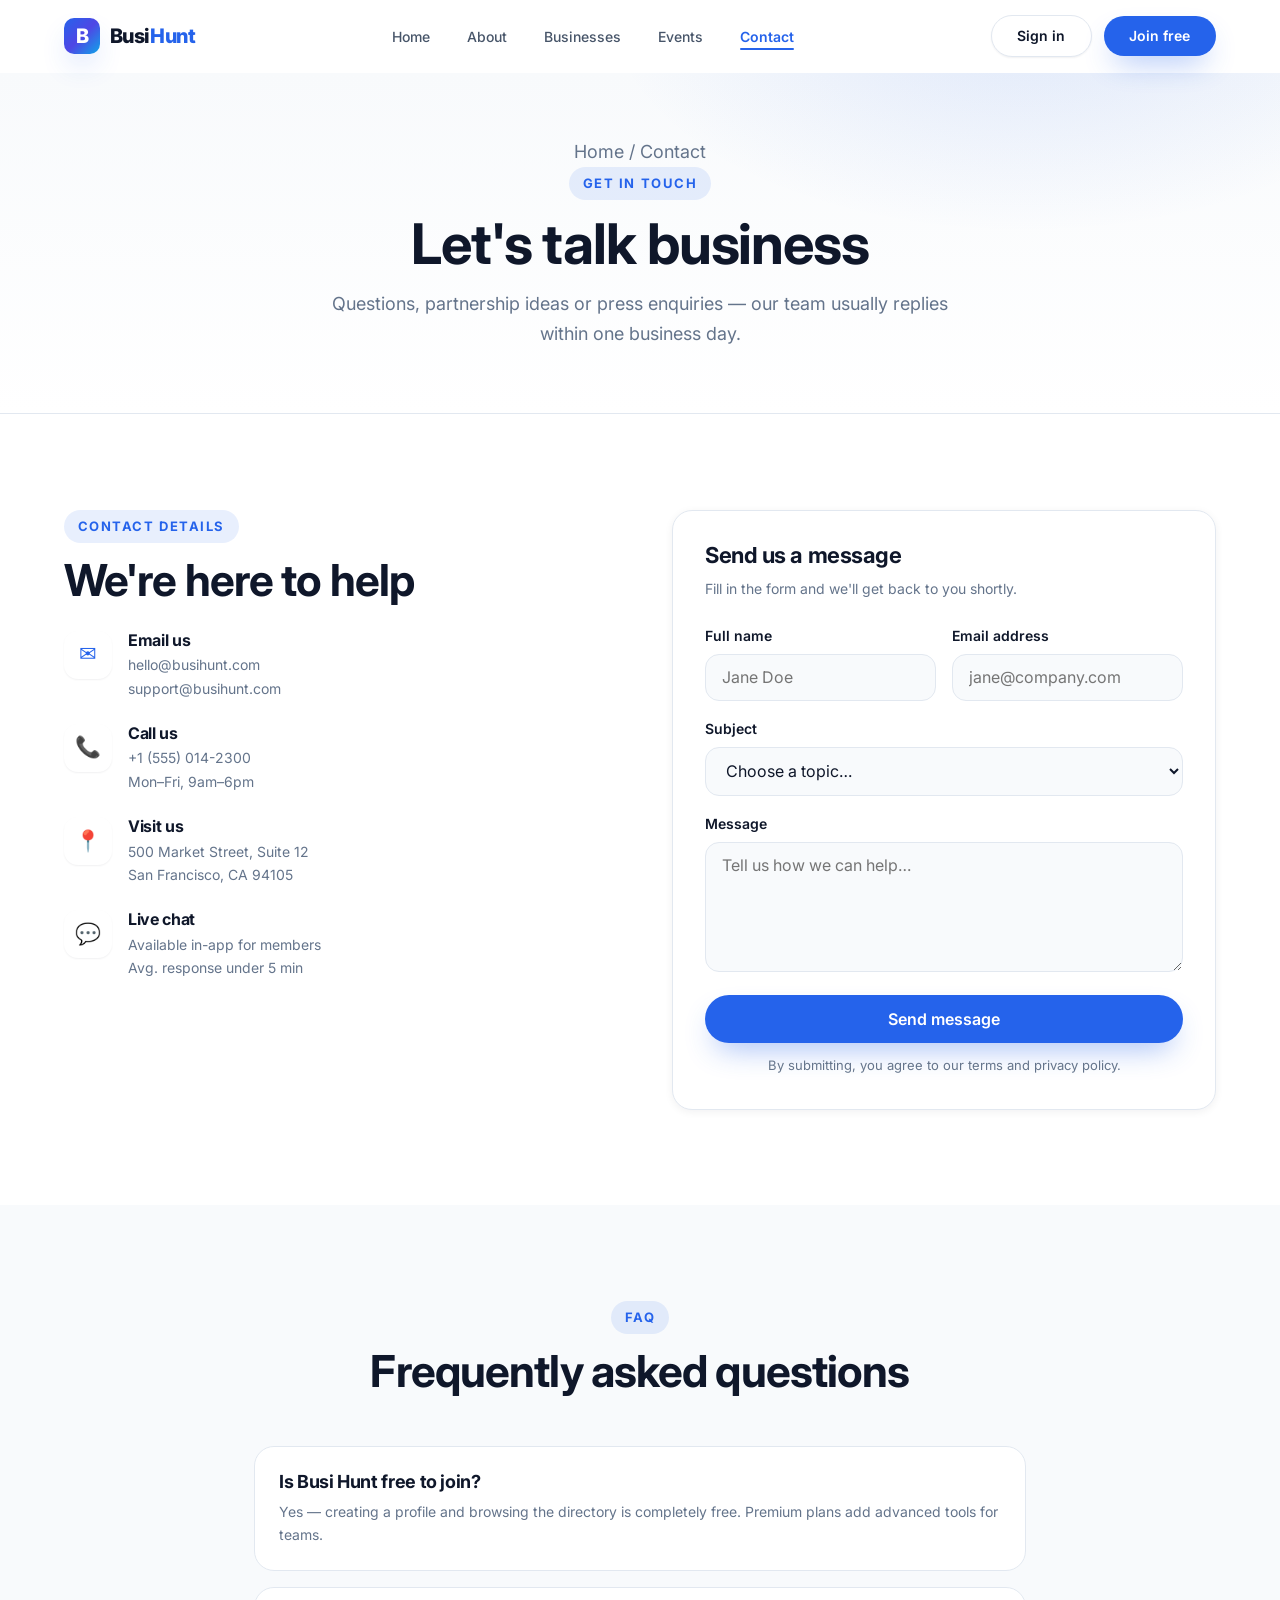
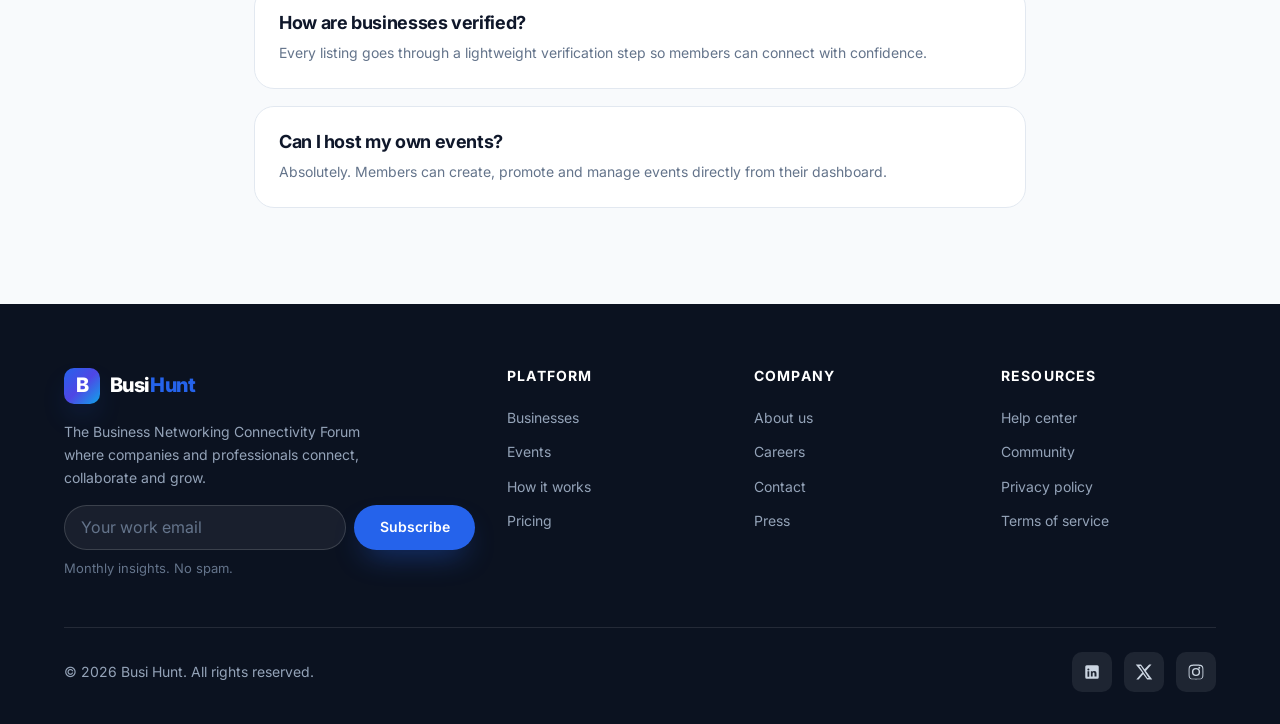
<file: contact.html>
<!DOCTYPE html>
<html lang="en">
<head>
  <meta charset="UTF-8" />
  <meta name="viewport" content="width=device-width, initial-scale=1.0" />
  <meta name="description" content="Get in touch with the Busi Hunt team. Questions, partnerships or press — we'd love to hear from you." />
  <meta name="theme-color" content="#2563eb" />
  <title>Contact — Busi Hunt</title>

  <link rel="preconnect" href="https://fonts.googleapis.com" />
  <link rel="preconnect" href="https://fonts.gstatic.com" crossorigin />
  <link href="https://fonts.googleapis.com/css2?family=Inter:wght@400;500;600;700;800&display=swap" rel="stylesheet" />

  <link rel="stylesheet" href="css/styles.css" />
</head>
<body>

  <!-- ============== HEADER ============== -->
  <header class="site-header">
    <div class="container">
      <nav class="nav" aria-label="Primary">
        <a href="index.html" class="brand" aria-label="Busi Hunt home">
          <span class="brand__mark">B</span>
          <span class="brand__name">Busi<span>Hunt</span></span>
        </a>
        <ul class="nav__menu" id="nav-menu">
          <li><a href="index.html" class="nav__link">Home</a></li>
          <li><a href="about.html" class="nav__link">About</a></li>
          <li><a href="businesses.html" class="nav__link">Businesses</a></li>
          <li><a href="events.html" class="nav__link">Events</a></li>
          <li><a href="contact.html" class="nav__link active">Contact</a></li>
        </ul>
        <div class="nav__actions">
          <a href="contact.html" class="btn btn-ghost">Sign in</a>
          <a href="businesses.html" class="btn btn-primary">Join free</a>
          <button class="nav__toggle" id="nav-toggle" aria-label="Toggle menu" aria-controls="nav-menu" aria-expanded="false">
            <span></span>
          </button>
        </div>
      </nav>
    </div>
  </header>

  <main>
    <!-- ============== PAGE HERO ============== -->
    <section class="page-hero">
      <div class="container">
        <p class="breadcrumbs reveal"><a href="index.html">Home</a> / Contact</p>
        <span class="eyebrow reveal">Get in touch</span>
        <h1 class="reveal" data-delay="1">Let's talk business</h1>
        <p class="reveal" data-delay="2">Questions, partnership ideas or press enquiries — our team usually replies within one business day.</p>
      </div>
    </section>

    <!-- ============== CONTACT ============== -->
    <section class="section">
      <div class="container">
        <div class="split" style="align-items:flex-start;">

          <!-- Info column -->
          <div class="reveal">
            <span class="eyebrow">Contact details</span>
            <h2 style="margin:var(--space-3) 0 var(--space-5);">We're here to help</h2>

            <div class="contact-info">
              <div class="value">
                <div class="value__icon">&#9993;</div>
                <div><h3>Email us</h3><p>hello@busihunt.com</p><p>support@busihunt.com</p></div>
              </div>
              <div class="value">
                <div class="value__icon">&#128222;</div>
                <div><h3>Call us</h3><p>+1 (555) 014-2300</p><p>Mon–Fri, 9am–6pm</p></div>
              </div>
              <div class="value">
                <div class="value__icon">&#128205;</div>
                <div><h3>Visit us</h3><p>500 Market Street, Suite 12</p><p>San Francisco, CA 94105</p></div>
              </div>
              <div class="value">
                <div class="value__icon">&#128172;</div>
                <div><h3>Live chat</h3><p>Available in-app for members</p><p>Avg. response under 5 min</p></div>
              </div>
            </div>
          </div>

          <!-- Form column -->
          <div class="form-card reveal" data-delay="2">
            <h2 style="font-size:var(--fs-lg);margin-bottom:var(--space-2);">Send us a message</h2>
            <p class="text-muted" style="font-size:var(--fs-sm);margin-bottom:var(--space-5);">Fill in the form and we'll get back to you shortly.</p>

            <div class="form-success" id="form-success" role="status">
              <span>&#9989;</span>
              <span>Thanks! Your message has been sent — we'll be in touch soon.</span>
            </div>

            <form id="contact-form" novalidate>
              <div class="form-row">
                <div class="field">
                  <label for="name">Full name</label>
                  <input type="text" id="name" name="name" placeholder="Jane Doe" autocomplete="name" />
                  <span class="error">Please enter your name (min. 2 characters).</span>
                </div>
                <div class="field">
                  <label for="email">Email address</label>
                  <input type="email" id="email" name="email" placeholder="jane@company.com" autocomplete="email" />
                  <span class="error">Please enter a valid email address.</span>
                </div>
              </div>

              <div class="field">
                <label for="subject">Subject</label>
                <select id="subject" name="subject">
                  <option value="">Choose a topic…</option>
                  <option>General enquiry</option>
                  <option>List my business</option>
                  <option>Partnerships</option>
                  <option>Press &amp; media</option>
                  <option>Technical support</option>
                </select>
                <span class="error">Please choose a subject.</span>
              </div>

              <div class="field">
                <label for="message">Message</label>
                <textarea id="message" name="message" placeholder="Tell us how we can help…"></textarea>
                <span class="error">Please enter a message (min. 10 characters).</span>
              </div>

              <button type="submit" class="btn btn-primary btn-block btn-lg">Send message</button>
              <p class="text-muted text-center" style="font-size:var(--fs-xs);margin-top:var(--space-3);">
                By submitting, you agree to our terms and privacy policy.
              </p>
            </form>
          </div>
        </div>
      </div>
    </section>

    <!-- ============== FAQ ============== -->
    <section class="section section--soft">
      <div class="container narrow">
        <div class="section-head reveal">
          <span class="eyebrow">FAQ</span>
          <h2>Frequently asked questions</h2>
        </div>
        <div class="grid" style="gap:var(--space-4);">
          <div class="feature reveal" data-delay="1" style="padding:var(--space-5);">
            <h3 style="margin-bottom:var(--space-2);">Is Busi Hunt free to join?</h3>
            <p>Yes — creating a profile and browsing the directory is completely free. Premium plans add advanced tools for teams.</p>
          </div>
          <div class="feature reveal" data-delay="2" style="padding:var(--space-5);">
            <h3 style="margin-bottom:var(--space-2);">How are businesses verified?</h3>
            <p>Every listing goes through a lightweight verification step so members can connect with confidence.</p>
          </div>
          <div class="feature reveal" data-delay="3" style="padding:var(--space-5);">
            <h3 style="margin-bottom:var(--space-2);">Can I host my own events?</h3>
            <p>Absolutely. Members can create, promote and manage events directly from their dashboard.</p>
          </div>
        </div>
      </div>
    </section>
  </main>

  <!-- ============== FOOTER ============== -->
  <footer class="footer">
    <div class="container">
      <div class="footer__top">
        <div class="footer__brand">
          <a href="index.html" class="brand">
            <span class="brand__mark">B</span>
            <span class="brand__name" style="color:#fff;">Busi<span>Hunt</span></span>
          </a>
          <p class="footer__about">
            The Business Networking Connectivity Forum where companies and professionals connect, collaborate and grow.
          </p>
          <form id="newsletter-form" class="newsletter" novalidate>
            <input type="email" placeholder="Your work email" aria-label="Email address" required />
            <button type="submit" class="btn btn-primary">Subscribe</button>
          </form>
          <p class="newsletter-note text-muted" style="font-size:var(--fs-xs);margin-top:.5rem;">Monthly insights. No spam.</p>
        </div>
        <div class="footer__col">
          <h4>Platform</h4>
          <a href="businesses.html">Businesses</a>
          <a href="events.html">Events</a>
          <a href="about.html">How it works</a>
          <a href="contact.html">Pricing</a>
        </div>
        <div class="footer__col">
          <h4>Company</h4>
          <a href="about.html">About us</a>
          <a href="about.html">Careers</a>
          <a href="contact.html">Contact</a>
          <a href="contact.html">Press</a>
        </div>
        <div class="footer__col">
          <h4>Resources</h4>
          <a href="#">Help center</a>
          <a href="#">Community</a>
          <a href="#">Privacy policy</a>
          <a href="#">Terms of service</a>
        </div>
      </div>
      <div class="footer__bottom">
        <p>&copy; <span id="year">2026</span> Busi Hunt. All rights reserved.</p>
        <div class="socials" aria-label="Social media">
          <a href="#" aria-label="LinkedIn"><svg width="18" height="18" viewBox="0 0 24 24" fill="currentColor"><path d="M19 3a2 2 0 0 1 2 2v14a2 2 0 0 1-2 2H5a2 2 0 0 1-2-2V5a2 2 0 0 1 2-2h14zM8.34 18.34v-7.2H6v7.2h2.34zM7.17 9.9a1.36 1.36 0 1 0 0-2.72 1.36 1.36 0 0 0 0 2.72zM18 18.34v-3.95c0-2.11-.45-3.73-2.92-3.73-1.19 0-1.99.65-2.31 1.27h-.03v-1.08H10.5v7.2h2.34v-3.56c0-.94.18-1.85 1.34-1.85 1.15 0 1.16 1.07 1.16 1.91v3.5H18z"/></svg></a>
          <a href="#" aria-label="X"><svg width="18" height="18" viewBox="0 0 24 24" fill="currentColor"><path d="M18.9 2H22l-7.5 8.6L23 22h-6.8l-5.3-6.9L4.8 22H1.7l8-9.2L1 2h7l4.8 6.3L18.9 2zm-2.4 18h1.9L7.6 4H5.6l10.9 16z"/></svg></a>
          <a href="#" aria-label="Instagram"><svg width="18" height="18" viewBox="0 0 24 24" fill="currentColor"><path d="M12 2.16c3.2 0 3.58.01 4.85.07 1.17.05 1.8.25 2.23.41.56.22.96.48 1.38.9.42.42.68.82.9 1.38.16.42.36 1.06.41 2.23.06 1.27.07 1.65.07 4.85s-.01 3.58-.07 4.85c-.05 1.17-.25 1.8-.41 2.23-.22.56-.48.96-.9 1.38-.42.42-.82.68-1.38.9-.42.16-1.06.36-2.23.41-1.27.06-1.65.07-4.85.07s-3.58-.01-4.85-.07c-1.17-.05-1.8-.25-2.23-.41a3.7 3.7 0 0 1-1.38-.9 3.7 3.7 0 0 1-.9-1.38c-.16-.42-.36-1.06-.41-2.23C2.17 15.58 2.16 15.2 2.16 12s.01-3.58.07-4.85c.05-1.17.25-1.8.41-2.23.22-.56.48-.96.9-1.38.42-.42.82-.68 1.38-.9.42-.16 1.06-.36 2.23-.41C8.42 2.17 8.8 2.16 12 2.16zm0 1.62c-3.15 0-3.5.01-4.74.07-.9.04-1.39.19-1.71.32-.43.17-.74.37-1.06.69-.32.32-.52.63-.69 1.06-.13.32-.28.81-.32 1.71-.06 1.24-.07 1.59-.07 4.74s.01 3.5.07 4.74c.04.9.19 1.39.32 1.71.17.43.37.74.69 1.06.32.32.63.52 1.06.69.32.13.81.28 1.71.32 1.24.06 1.59.07 4.74.07s3.5-.01 4.74-.07c.9-.04 1.39-.19 1.71-.32.43-.17.74-.37 1.06-.69.32-.32.52-.63.69-1.06.13-.32.28-.81.32-1.71.06-1.24.07-1.59.07-4.74s-.01-3.5-.07-4.74c-.04-.9-.19-1.39-.32-1.71a2.85 2.85 0 0 0-.69-1.06 2.85 2.85 0 0 0-1.06-.69c-.32-.13-.81-.28-1.71-.32-1.24-.06-1.59-.07-4.74-.07zm0 2.76a5.46 5.46 0 1 1 0 10.92 5.46 5.46 0 0 1 0-10.92zm0 9a3.54 3.54 0 1 0 0-7.08 3.54 3.54 0 0 0 0 7.08zm5.68-9.23a1.28 1.28 0 1 1-2.55 0 1.28 1.28 0 0 1 2.55 0z"/></svg></a>
        </div>
      </div>
    </div>
  </footer>

  <script src="js/main.js"></script>
</body>
</html>
</file>
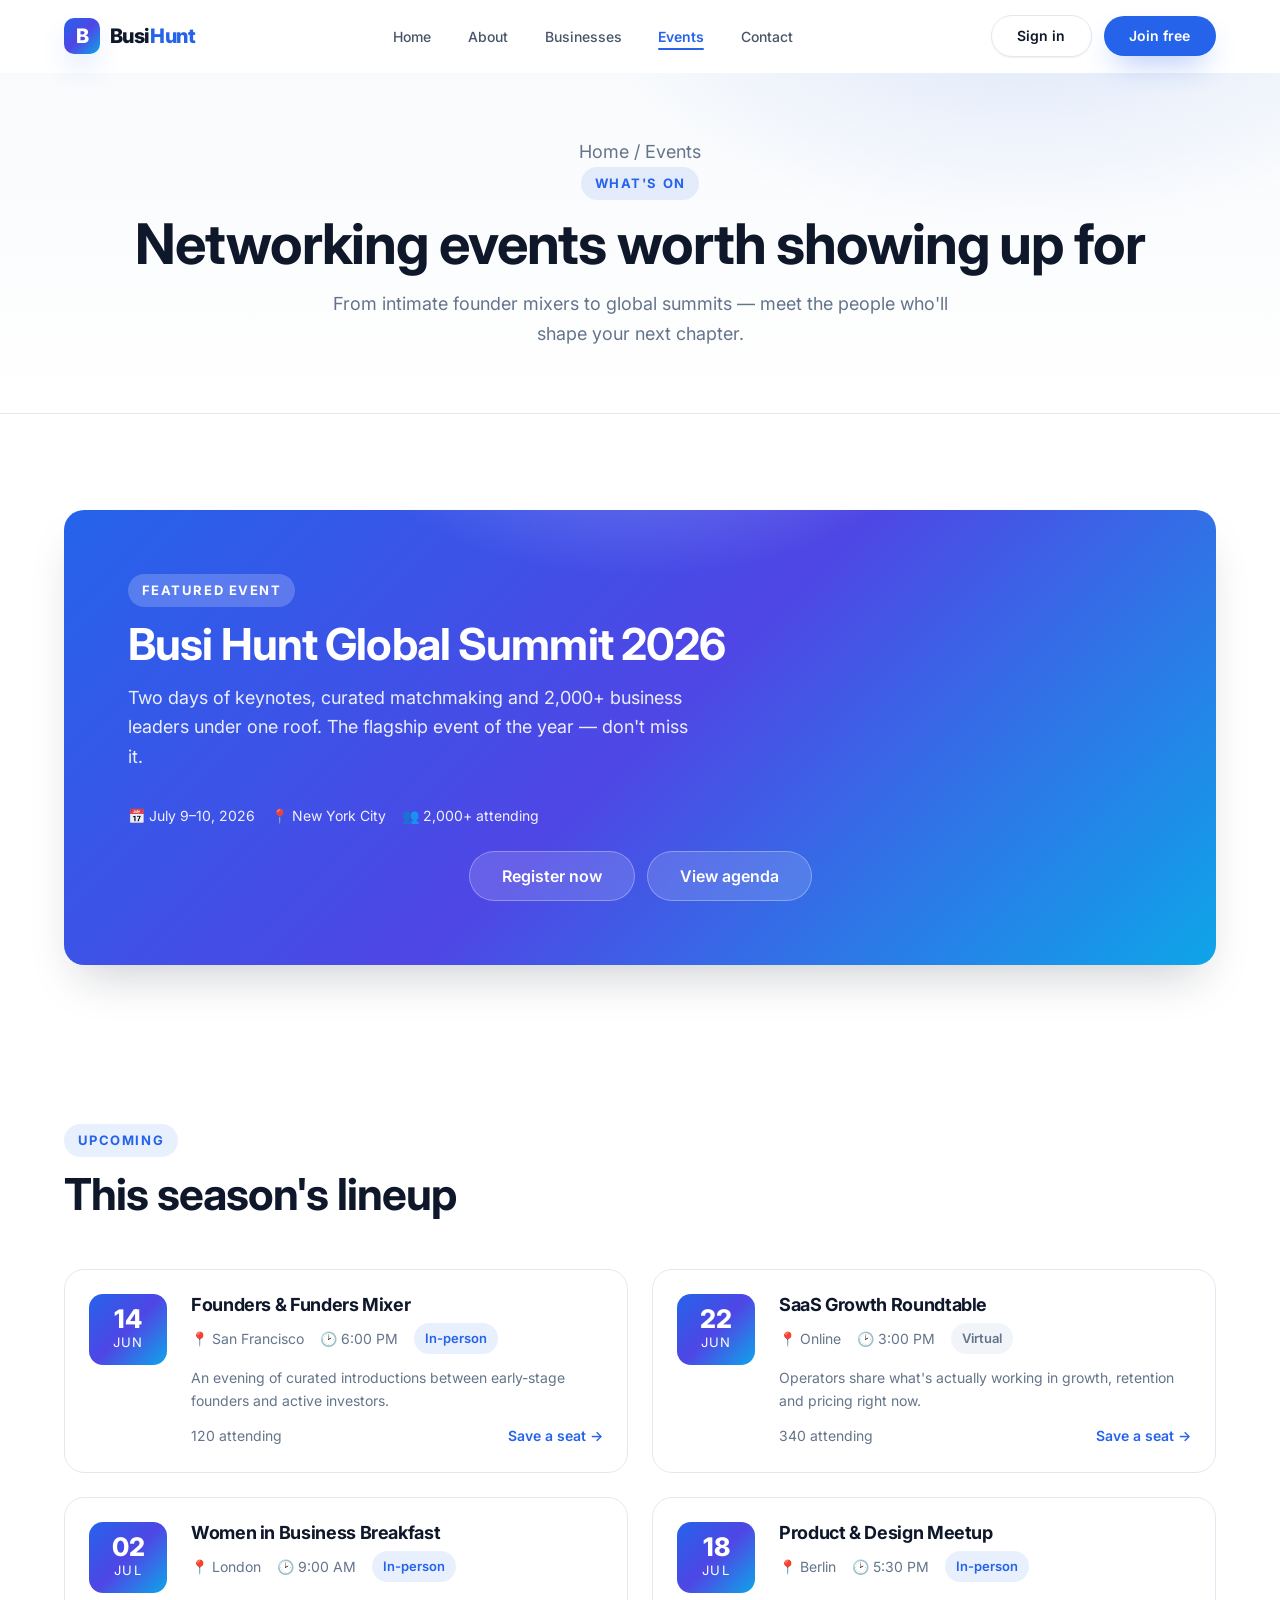
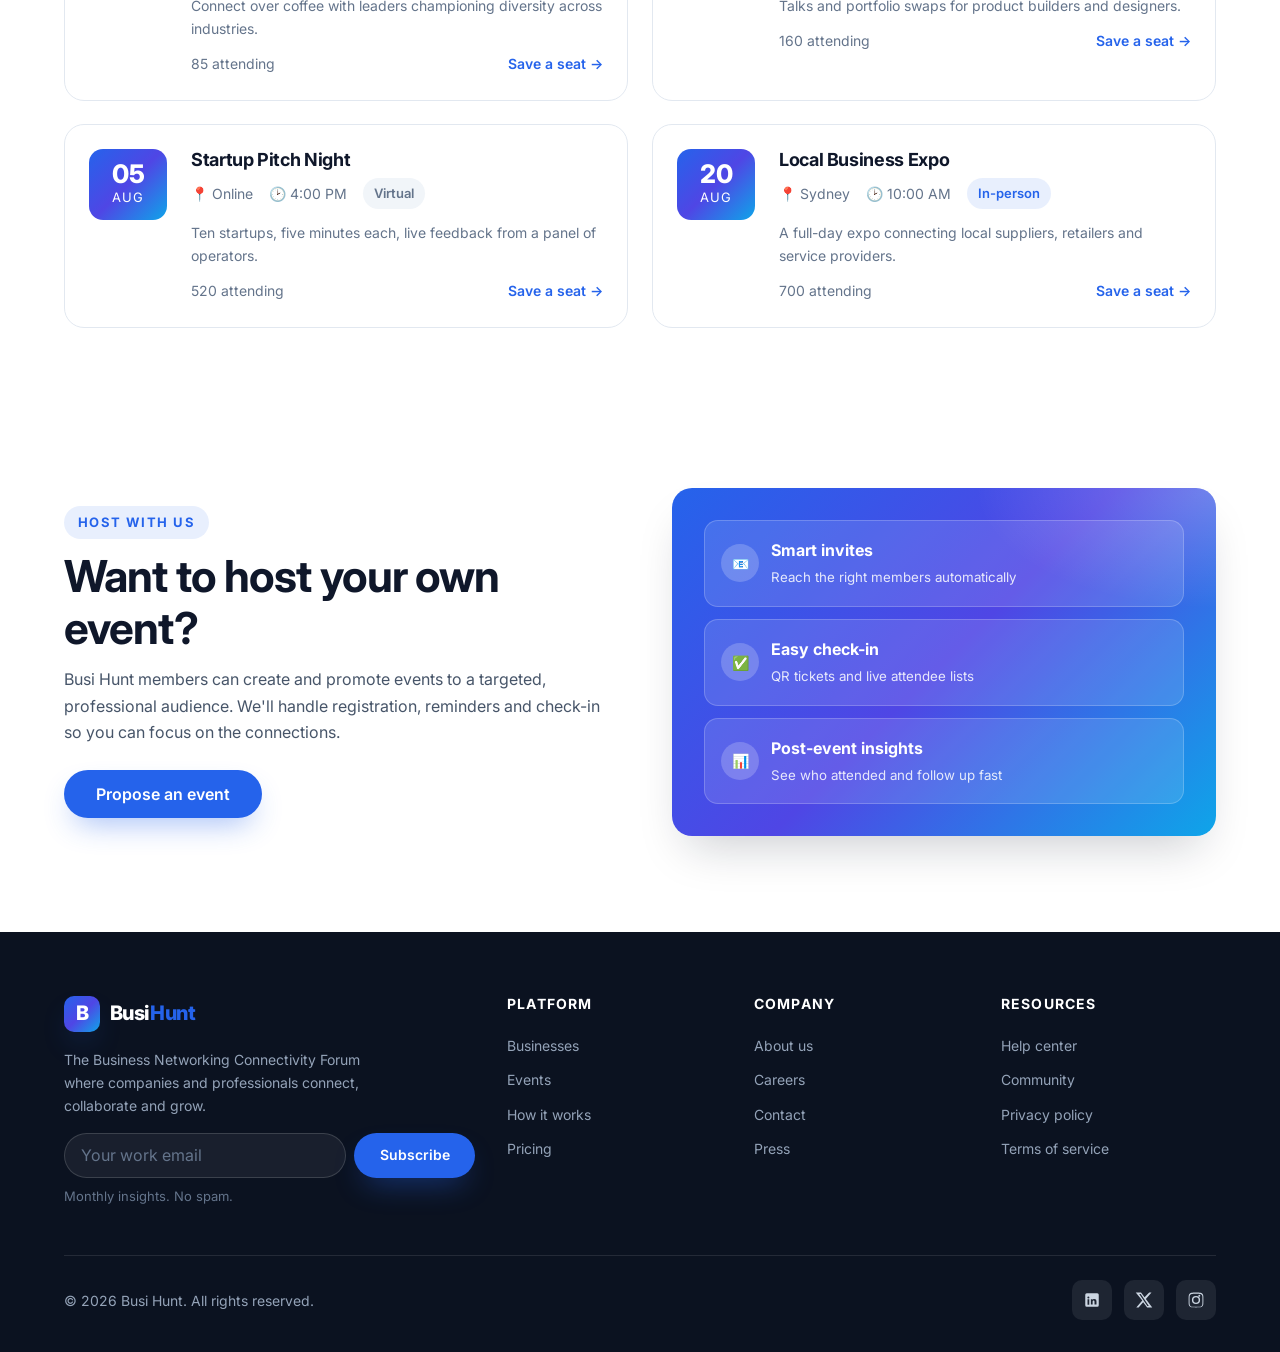
<file: events.html>
<!DOCTYPE html>
<html lang="en">
<head>
  <meta charset="UTF-8" />
  <meta name="viewport" content="width=device-width, initial-scale=1.0" />
  <meta name="description" content="Upcoming Busi Hunt networking events — mixers, roundtables, workshops and summits to help your business connect and grow." />
  <meta name="theme-color" content="#2563eb" />
  <title>Events — Busi Hunt</title>

  <link rel="preconnect" href="https://fonts.googleapis.com" />
  <link rel="preconnect" href="https://fonts.gstatic.com" crossorigin />
  <link href="https://fonts.googleapis.com/css2?family=Inter:wght@400;500;600;700;800&display=swap" rel="stylesheet" />

  <link rel="stylesheet" href="css/styles.css" />
</head>
<body>

  <!-- ============== HEADER ============== -->
  <header class="site-header">
    <div class="container">
      <nav class="nav" aria-label="Primary">
        <a href="index.html" class="brand" aria-label="Busi Hunt home">
          <span class="brand__mark">B</span>
          <span class="brand__name">Busi<span>Hunt</span></span>
        </a>
        <ul class="nav__menu" id="nav-menu">
          <li><a href="index.html" class="nav__link">Home</a></li>
          <li><a href="about.html" class="nav__link">About</a></li>
          <li><a href="businesses.html" class="nav__link">Businesses</a></li>
          <li><a href="events.html" class="nav__link active">Events</a></li>
          <li><a href="contact.html" class="nav__link">Contact</a></li>
        </ul>
        <div class="nav__actions">
          <a href="contact.html" class="btn btn-ghost">Sign in</a>
          <a href="businesses.html" class="btn btn-primary">Join free</a>
          <button class="nav__toggle" id="nav-toggle" aria-label="Toggle menu" aria-controls="nav-menu" aria-expanded="false">
            <span></span>
          </button>
        </div>
      </nav>
    </div>
  </header>

  <main>
    <!-- ============== PAGE HERO ============== -->
    <section class="page-hero">
      <div class="container">
        <p class="breadcrumbs reveal"><a href="index.html">Home</a> / Events</p>
        <span class="eyebrow reveal">What's on</span>
        <h1 class="reveal" data-delay="1">Networking events worth showing up for</h1>
        <p class="reveal" data-delay="2">From intimate founder mixers to global summits — meet the people who'll shape your next chapter.</p>
      </div>
    </section>

    <!-- ============== FEATURED EVENT ============== -->
    <section class="section">
      <div class="container">
        <div class="cta-banner reveal" style="text-align:left;">
          <span class="eyebrow" style="background:rgba(255,255,255,.2);color:#fff;">Featured event</span>
          <h2 style="margin-top:var(--space-3);">Busi Hunt Global Summit 2026</h2>
          <p style="margin-left:0;">
            Two days of keynotes, curated matchmaking and 2,000+ business leaders under one roof.
            The flagship event of the year — don't miss it.
          </p>
          <div class="event-card__info" style="color:rgba(255,255,255,.92);margin-bottom:var(--space-5);">
            <span>&#128197; July 9–10, 2026</span>
            <span>&#128205; New York City</span>
            <span>&#128101; 2,000+ attending</span>
          </div>
          <div class="hero__actions" style="margin-top:0;">
            <a href="contact.html" class="btn btn-light btn-lg">Register now</a>
            <a href="#agenda" class="btn btn-light btn-lg">View agenda</a>
          </div>
        </div>
      </div>
    </section>

    <!-- ============== UPCOMING EVENTS ============== -->
    <section class="section tight" id="agenda">
      <div class="container">
        <div class="section-head left reveal">
          <span class="eyebrow">Upcoming</span>
          <h2>This season's lineup</h2>
        </div>

        <div class="grid grid-2">
          <article class="event-card reveal" data-delay="1">
            <div class="event-card__date"><div class="day">14</div><div class="mon">Jun</div></div>
            <div class="event-card__body">
              <h3>Founders &amp; Funders Mixer</h3>
              <div class="event-card__info">
                <span>&#128205; San Francisco</span><span>&#128337; 6:00 PM</span><span class="tag tag--brand">In-person</span>
              </div>
              <p class="text-muted" style="font-size:var(--fs-sm);margin-bottom:var(--space-3);">An evening of curated introductions between early-stage founders and active investors.</p>
              <div class="event-card__foot"><span class="text-muted" style="font-size:var(--fs-sm);">120 attending</span><a href="contact.html" class="btn-link">Save a seat &rarr;</a></div>
            </div>
          </article>

          <article class="event-card reveal" data-delay="2">
            <div class="event-card__date"><div class="day">22</div><div class="mon">Jun</div></div>
            <div class="event-card__body">
              <h3>SaaS Growth Roundtable</h3>
              <div class="event-card__info">
                <span>&#128205; Online</span><span>&#128337; 3:00 PM</span><span class="tag">Virtual</span>
              </div>
              <p class="text-muted" style="font-size:var(--fs-sm);margin-bottom:var(--space-3);">Operators share what's actually working in growth, retention and pricing right now.</p>
              <div class="event-card__foot"><span class="text-muted" style="font-size:var(--fs-sm);">340 attending</span><a href="contact.html" class="btn-link">Save a seat &rarr;</a></div>
            </div>
          </article>

          <article class="event-card reveal" data-delay="1">
            <div class="event-card__date"><div class="day">02</div><div class="mon">Jul</div></div>
            <div class="event-card__body">
              <h3>Women in Business Breakfast</h3>
              <div class="event-card__info">
                <span>&#128205; London</span><span>&#128337; 9:00 AM</span><span class="tag tag--brand">In-person</span>
              </div>
              <p class="text-muted" style="font-size:var(--fs-sm);margin-bottom:var(--space-3);">Connect over coffee with leaders championing diversity across industries.</p>
              <div class="event-card__foot"><span class="text-muted" style="font-size:var(--fs-sm);">85 attending</span><a href="contact.html" class="btn-link">Save a seat &rarr;</a></div>
            </div>
          </article>

          <article class="event-card reveal" data-delay="2">
            <div class="event-card__date"><div class="day">18</div><div class="mon">Jul</div></div>
            <div class="event-card__body">
              <h3>Product &amp; Design Meetup</h3>
              <div class="event-card__info">
                <span>&#128205; Berlin</span><span>&#128337; 5:30 PM</span><span class="tag tag--brand">In-person</span>
              </div>
              <p class="text-muted" style="font-size:var(--fs-sm);margin-bottom:var(--space-3);">Talks and portfolio swaps for product builders and designers.</p>
              <div class="event-card__foot"><span class="text-muted" style="font-size:var(--fs-sm);">160 attending</span><a href="contact.html" class="btn-link">Save a seat &rarr;</a></div>
            </div>
          </article>

          <article class="event-card reveal" data-delay="1">
            <div class="event-card__date"><div class="day">05</div><div class="mon">Aug</div></div>
            <div class="event-card__body">
              <h3>Startup Pitch Night</h3>
              <div class="event-card__info">
                <span>&#128205; Online</span><span>&#128337; 4:00 PM</span><span class="tag">Virtual</span>
              </div>
              <p class="text-muted" style="font-size:var(--fs-sm);margin-bottom:var(--space-3);">Ten startups, five minutes each, live feedback from a panel of operators.</p>
              <div class="event-card__foot"><span class="text-muted" style="font-size:var(--fs-sm);">520 attending</span><a href="contact.html" class="btn-link">Save a seat &rarr;</a></div>
            </div>
          </article>

          <article class="event-card reveal" data-delay="2">
            <div class="event-card__date"><div class="day">20</div><div class="mon">Aug</div></div>
            <div class="event-card__body">
              <h3>Local Business Expo</h3>
              <div class="event-card__info">
                <span>&#128205; Sydney</span><span>&#128337; 10:00 AM</span><span class="tag tag--brand">In-person</span>
              </div>
              <p class="text-muted" style="font-size:var(--fs-sm);margin-bottom:var(--space-3);">A full-day expo connecting local suppliers, retailers and service providers.</p>
              <div class="event-card__foot"><span class="text-muted" style="font-size:var(--fs-sm);">700 attending</span><a href="contact.html" class="btn-link">Save a seat &rarr;</a></div>
            </div>
          </article>
        </div>
      </div>
    </section>

    <!-- ============== HOST CTA ============== -->
    <section class="section">
      <div class="container">
        <div class="split">
          <div class="reveal">
            <span class="eyebrow">Host with us</span>
            <h2 style="margin:var(--space-3) 0;">Want to host your own event?</h2>
            <p style="margin-bottom:var(--space-5);">
              Busi Hunt members can create and promote events to a targeted, professional audience.
              We'll handle registration, reminders and check-in so you can focus on the connections.
            </p>
            <a href="contact.html" class="btn btn-primary btn-lg">Propose an event</a>
          </div>
          <div class="media-frame reveal" data-delay="2">
            <div class="mf-row"><div class="avatar sm" style="background:rgba(255,255,255,.2);">&#128231;</div><div><strong>Smart invites</strong><small>Reach the right members automatically</small></div></div>
            <div class="mf-row"><div class="avatar sm" style="background:rgba(255,255,255,.2);">&#9989;</div><div><strong>Easy check-in</strong><small>QR tickets and live attendee lists</small></div></div>
            <div class="mf-row"><div class="avatar sm" style="background:rgba(255,255,255,.2);">&#128202;</div><div><strong>Post-event insights</strong><small>See who attended and follow up fast</small></div></div>
          </div>
        </div>
      </div>
    </section>
  </main>

  <!-- ============== FOOTER ============== -->
  <footer class="footer">
    <div class="container">
      <div class="footer__top">
        <div class="footer__brand">
          <a href="index.html" class="brand">
            <span class="brand__mark">B</span>
            <span class="brand__name" style="color:#fff;">Busi<span>Hunt</span></span>
          </a>
          <p class="footer__about">
            The Business Networking Connectivity Forum where companies and professionals connect, collaborate and grow.
          </p>
          <form id="newsletter-form" class="newsletter" novalidate>
            <input type="email" placeholder="Your work email" aria-label="Email address" required />
            <button type="submit" class="btn btn-primary">Subscribe</button>
          </form>
          <p class="newsletter-note text-muted" style="font-size:var(--fs-xs);margin-top:.5rem;">Monthly insights. No spam.</p>
        </div>
        <div class="footer__col">
          <h4>Platform</h4>
          <a href="businesses.html">Businesses</a>
          <a href="events.html">Events</a>
          <a href="about.html">How it works</a>
          <a href="contact.html">Pricing</a>
        </div>
        <div class="footer__col">
          <h4>Company</h4>
          <a href="about.html">About us</a>
          <a href="about.html">Careers</a>
          <a href="contact.html">Contact</a>
          <a href="contact.html">Press</a>
        </div>
        <div class="footer__col">
          <h4>Resources</h4>
          <a href="#">Help center</a>
          <a href="#">Community</a>
          <a href="#">Privacy policy</a>
          <a href="#">Terms of service</a>
        </div>
      </div>
      <div class="footer__bottom">
        <p>&copy; <span id="year">2026</span> Busi Hunt. All rights reserved.</p>
        <div class="socials" aria-label="Social media">
          <a href="#" aria-label="LinkedIn"><svg width="18" height="18" viewBox="0 0 24 24" fill="currentColor"><path d="M19 3a2 2 0 0 1 2 2v14a2 2 0 0 1-2 2H5a2 2 0 0 1-2-2V5a2 2 0 0 1 2-2h14zM8.34 18.34v-7.2H6v7.2h2.34zM7.17 9.9a1.36 1.36 0 1 0 0-2.72 1.36 1.36 0 0 0 0 2.72zM18 18.34v-3.95c0-2.11-.45-3.73-2.92-3.73-1.19 0-1.99.65-2.31 1.27h-.03v-1.08H10.5v7.2h2.34v-3.56c0-.94.18-1.85 1.34-1.85 1.15 0 1.16 1.07 1.16 1.91v3.5H18z"/></svg></a>
          <a href="#" aria-label="X"><svg width="18" height="18" viewBox="0 0 24 24" fill="currentColor"><path d="M18.9 2H22l-7.5 8.6L23 22h-6.8l-5.3-6.9L4.8 22H1.7l8-9.2L1 2h7l4.8 6.3L18.9 2zm-2.4 18h1.9L7.6 4H5.6l10.9 16z"/></svg></a>
          <a href="#" aria-label="Instagram"><svg width="18" height="18" viewBox="0 0 24 24" fill="currentColor"><path d="M12 2.16c3.2 0 3.58.01 4.85.07 1.17.05 1.8.25 2.23.41.56.22.96.48 1.38.9.42.42.68.82.9 1.38.16.42.36 1.06.41 2.23.06 1.27.07 1.65.07 4.85s-.01 3.58-.07 4.85c-.05 1.17-.25 1.8-.41 2.23-.22.56-.48.96-.9 1.38-.42.42-.82.68-1.38.9-.42.16-1.06.36-2.23.41-1.27.06-1.65.07-4.85.07s-3.58-.01-4.85-.07c-1.17-.05-1.8-.25-2.23-.41a3.7 3.7 0 0 1-1.38-.9 3.7 3.7 0 0 1-.9-1.38c-.16-.42-.36-1.06-.41-2.23C2.17 15.58 2.16 15.2 2.16 12s.01-3.58.07-4.85c.05-1.17.25-1.8.41-2.23.22-.56.48-.96.9-1.38.42-.42.82-.68 1.38-.9.42-.16 1.06-.36 2.23-.41C8.42 2.17 8.8 2.16 12 2.16zm0 1.62c-3.15 0-3.5.01-4.74.07-.9.04-1.39.19-1.71.32-.43.17-.74.37-1.06.69-.32.32-.52.63-.69 1.06-.13.32-.28.81-.32 1.71-.06 1.24-.07 1.59-.07 4.74s.01 3.5.07 4.74c.04.9.19 1.39.32 1.71.17.43.37.74.69 1.06.32.32.63.52 1.06.69.32.13.81.28 1.71.32 1.24.06 1.59.07 4.74.07s3.5-.01 4.74-.07c.9-.04 1.39-.19 1.71-.32.43-.17.74-.37 1.06-.69.32-.32.52-.63.69-1.06.13-.32.28-.81.32-1.71.06-1.24.07-1.59.07-4.74s-.01-3.5-.07-4.74c-.04-.9-.19-1.39-.32-1.71a2.85 2.85 0 0 0-.69-1.06 2.85 2.85 0 0 0-1.06-.69c-.32-.13-.81-.28-1.71-.32-1.24-.06-1.59-.07-4.74-.07zm0 2.76a5.46 5.46 0 1 1 0 10.92 5.46 5.46 0 0 1 0-10.92zm0 9a3.54 3.54 0 1 0 0-7.08 3.54 3.54 0 0 0 0 7.08zm5.68-9.23a1.28 1.28 0 1 1-2.55 0 1.28 1.28 0 0 1 2.55 0z"/></svg></a>
        </div>
      </div>
    </div>
  </footer>

  <script src="js/main.js"></script>
</body>
</html>
</file>
<file: css/styles.css>
/* =====================================================================
   Busi Hunt — Business Networking Connectivity Forum
   Global Stylesheet
   ---------------------------------------------------------------------
   Table of Contents
   01. Design Tokens (CSS Variables)
   02. Reset & Base
   03. Typography
   04. Layout Helpers (container, section, grid)
   05. Buttons
   06. Badges & Pills
   07. Header / Navigation
   08. Hero
   09. Cards (business, feature, event, testimonial)
   10. Sections (how it works, stats, CTA banner)
   11. Forms
   12. Footer
   13. Animations / Scroll Reveal
   14. Responsive Breakpoints
   ===================================================================== */

/* =========================================================
   01. DESIGN TOKENS
   ========================================================= */
:root {
  /* Brand & accents */
  --color-primary: #2563eb;
  --color-primary-dark: #1e3a8a;
  --color-primary-hover: #1d4ed8;
  --color-primary-light: #60a5fa;
  --color-accent: #0ea5e9;

  /* Neutrals (slate scale) */
  --color-ink: #0f172a;       /* headings */
  --color-body: #475569;      /* body text */
  --color-muted: #64748b;     /* secondary text */
  --color-border: #e2e8f0;
  --color-bg: #ffffff;
  --color-bg-soft: #f8fafc;
  --color-bg-alt: #f1f5f9;
  --color-dark: #0b1220;      /* footer / dark sections */

  /* Status */
  --color-success: #16a34a;
  --color-warning: #f59e0b;

  /* Gradients */
  --gradient-brand: linear-gradient(135deg, #2563eb 0%, #4f46e5 50%, #0ea5e9 100%);
  --gradient-soft: linear-gradient(180deg, #f8fafc 0%, #ffffff 100%);

  /* Typography */
  --font-sans: "Inter", -apple-system, BlinkMacSystemFont, "Segoe UI", Roboto,
    Helvetica, Arial, sans-serif;

  /* Fluid type scale */
  --fs-xs: 0.8125rem;   /* 13px */
  --fs-sm: 0.875rem;    /* 14px */
  --fs-base: 1rem;      /* 16px */
  --fs-md: 1.125rem;    /* 18px */
  --fs-lg: 1.375rem;    /* 22px */
  --fs-xl: clamp(1.5rem, 1.1rem + 1.6vw, 2rem);
  --fs-2xl: clamp(1.875rem, 1.3rem + 2.4vw, 2.75rem);
  --fs-3xl: clamp(2.25rem, 1.4rem + 3.6vw, 3.5rem);

  /* Spacing scale (8px base) */
  --space-1: 0.25rem;
  --space-2: 0.5rem;
  --space-3: 0.75rem;
  --space-4: 1rem;
  --space-5: 1.5rem;
  --space-6: 2rem;
  --space-7: 3rem;
  --space-8: 4rem;
  --space-9: 6rem;

  /* Radius */
  --radius-sm: 8px;
  --radius-md: 14px;
  --radius-lg: 20px;
  --radius-pill: 999px;

  /* Shadows */
  --shadow-xs: 0 1px 2px rgba(15, 23, 42, 0.06);
  --shadow-sm: 0 2px 8px rgba(15, 23, 42, 0.06);
  --shadow-md: 0 10px 25px -10px rgba(15, 23, 42, 0.18);
  --shadow-lg: 0 24px 48px -16px rgba(15, 23, 42, 0.22);
  --shadow-brand: 0 14px 30px -10px rgba(37, 99, 235, 0.45);

  /* Layout */
  --container: 1200px;
  --container-narrow: 820px;
  --header-h: 72px;

  /* Motion */
  --ease: cubic-bezier(0.4, 0, 0.2, 1);
  --transition: 0.25s var(--ease);
}

/* =========================================================
   02. RESET & BASE
   ========================================================= */
*,
*::before,
*::after {
  box-sizing: border-box;
  margin: 0;
  padding: 0;
}

html {
  scroll-behavior: smooth;
  -webkit-text-size-adjust: 100%;
}

body {
  font-family: var(--font-sans);
  font-size: var(--fs-base);
  line-height: 1.65;
  color: var(--color-body);
  background-color: var(--color-bg);
  -webkit-font-smoothing: antialiased;
  text-rendering: optimizeLegibility;
  overflow-x: hidden;
}

img {
  max-width: 100%;
  display: block;
}

a {
  color: inherit;
  text-decoration: none;
}

ul {
  list-style: none;
}

button {
  font-family: inherit;
  cursor: pointer;
  border: none;
  background: none;
}

input,
textarea,
select {
  font-family: inherit;
  font-size: inherit;
}

:focus-visible {
  outline: 3px solid rgba(37, 99, 235, 0.45);
  outline-offset: 2px;
  border-radius: 4px;
}

/* =========================================================
   03. TYPOGRAPHY
   ========================================================= */
h1,
h2,
h3,
h4 {
  color: var(--color-ink);
  line-height: 1.18;
  font-weight: 700;
  letter-spacing: -0.02em;
}

h1 { font-size: var(--fs-3xl); }
h2 { font-size: var(--fs-2xl); }
h3 { font-size: var(--fs-lg); }
h4 { font-size: var(--fs-md); }

p { margin: 0; }

.text-muted { color: var(--color-muted); }
.text-center { text-align: center; }

/* Section heading block */
.section-head {
  max-width: 680px;
  margin: 0 auto var(--space-7);
  text-align: center;
}

.section-head.left {
  margin-left: 0;
  text-align: left;
}

.section-head .eyebrow {
  display: inline-block;
  margin-bottom: var(--space-3);
}

.section-head h2 {
  margin-bottom: var(--space-3);
}

.section-head p {
  font-size: var(--fs-md);
  color: var(--color-muted);
}

/* =========================================================
   04. LAYOUT HELPERS
   ========================================================= */
.container {
  width: 100%;
  max-width: var(--container);
  margin: 0 auto;
  padding-inline: var(--space-5);
}

.container.narrow {
  max-width: var(--container-narrow);
}

.section {
  padding-block: var(--space-9);
}

.section.tight {
  padding-block: var(--space-8);
}

.section--soft { background: var(--color-bg-soft); }
.section--alt { background: var(--color-bg-alt); }
.section--dark {
  background: var(--color-dark);
  color: #cbd5e1;
}
.section--dark h2,
.section--dark h3 { color: #fff; }

.grid {
  display: grid;
  gap: var(--space-5);
}

.grid-2 { grid-template-columns: repeat(2, 1fr); }
.grid-3 { grid-template-columns: repeat(3, 1fr); }
.grid-4 { grid-template-columns: repeat(4, 1fr); }

/* =========================================================
   05. BUTTONS
   ========================================================= */
.btn {
  display: inline-flex;
  align-items: center;
  justify-content: center;
  gap: var(--space-2);
  padding: 0.8rem 1.6rem;
  font-size: var(--fs-sm);
  font-weight: 600;
  border-radius: var(--radius-pill);
  transition: transform var(--transition), box-shadow var(--transition),
    background-color var(--transition), color var(--transition);
  white-space: nowrap;
  line-height: 1;
}

.btn:active { transform: translateY(1px); }

.btn-primary {
  background: var(--color-primary);
  color: #fff;
  box-shadow: var(--shadow-brand);
}
.btn-primary:hover {
  background: var(--color-primary-hover);
  transform: translateY(-2px);
}

.btn-ghost {
  background: #fff;
  color: var(--color-ink);
  border: 1px solid var(--color-border);
  box-shadow: var(--shadow-xs);
}
.btn-ghost:hover {
  border-color: var(--color-primary);
  color: var(--color-primary);
  transform: translateY(-2px);
}

.btn-light {
  background: rgba(255, 255, 255, 0.14);
  color: #fff;
  border: 1px solid rgba(255, 255, 255, 0.3);
  backdrop-filter: blur(6px);
}
.btn-light:hover { background: rgba(255, 255, 255, 0.24); }

.btn-block { width: 100%; }
.btn-lg { padding: 1rem 2rem; font-size: var(--fs-base); }

.btn-link {
  color: var(--color-primary);
  font-weight: 600;
  font-size: var(--fs-sm);
  display: inline-flex;
  align-items: center;
  gap: 6px;
  transition: gap var(--transition), color var(--transition);
}
.btn-link:hover { gap: 12px; color: var(--color-primary-hover); }

/* =========================================================
   06. BADGES & PILLS
   ========================================================= */
.eyebrow {
  display: inline-block;
  font-size: var(--fs-xs);
  font-weight: 700;
  letter-spacing: 0.12em;
  text-transform: uppercase;
  color: var(--color-primary);
  background: rgba(37, 99, 235, 0.1);
  padding: 0.35rem 0.85rem;
  border-radius: var(--radius-pill);
}

.tag {
  display: inline-block;
  font-size: var(--fs-xs);
  font-weight: 600;
  color: var(--color-muted);
  background: var(--color-bg-alt);
  padding: 0.3rem 0.7rem;
  border-radius: var(--radius-pill);
}

.tag--brand {
  color: var(--color-primary);
  background: rgba(37, 99, 235, 0.1);
}

/* =========================================================
   07. HEADER / NAVIGATION
   ========================================================= */
.site-header {
  position: sticky;
  top: 0;
  z-index: 100;
  background: rgba(255, 255, 255, 0.85);
  backdrop-filter: saturate(180%) blur(12px);
  border-bottom: 1px solid transparent;
  transition: box-shadow var(--transition), border-color var(--transition);
}

.site-header.scrolled {
  box-shadow: var(--shadow-sm);
  border-bottom-color: var(--color-border);
}

.nav {
  display: flex;
  align-items: center;
  justify-content: space-between;
  height: var(--header-h);
}

.brand {
  display: inline-flex;
  align-items: center;
  gap: 0.6rem;
  font-weight: 800;
  font-size: 1.25rem;
  color: var(--color-ink);
  letter-spacing: -0.02em;
}

.brand__mark {
  width: 36px;
  height: 36px;
  display: grid;
  place-items: center;
  border-radius: 10px;
  background: var(--gradient-brand);
  color: #fff;
  font-weight: 800;
  box-shadow: var(--shadow-brand);
}

.brand__name span { color: var(--color-primary); }

.nav__menu {
  display: flex;
  align-items: center;
  gap: var(--space-2);
}

.nav__link {
  position: relative;
  font-size: var(--fs-sm);
  font-weight: 500;
  color: var(--color-body);
  padding: 0.5rem 0.9rem;
  border-radius: var(--radius-sm);
  transition: color var(--transition), background-color var(--transition);
}

.nav__link:hover { color: var(--color-primary); }

.nav__link.active {
  color: var(--color-primary);
  font-weight: 600;
}
.nav__link.active::after {
  content: "";
  position: absolute;
  left: 0.9rem;
  right: 0.9rem;
  bottom: 0.2rem;
  height: 2px;
  border-radius: 2px;
  background: var(--color-primary);
}

.nav__actions {
  display: flex;
  align-items: center;
  gap: var(--space-3);
}

/* Hamburger */
.nav__toggle {
  display: none;
  width: 44px;
  height: 44px;
  border-radius: var(--radius-sm);
  position: relative;
}
.nav__toggle span,
.nav__toggle span::before,
.nav__toggle span::after {
  content: "";
  position: absolute;
  left: 50%;
  width: 22px;
  height: 2px;
  background: var(--color-ink);
  border-radius: 2px;
  transform: translateX(-50%);
  transition: transform var(--transition), opacity var(--transition);
}
.nav__toggle span { top: 50%; transform: translate(-50%, -50%); }
.nav__toggle span::before { top: -7px; }
.nav__toggle span::after { top: 7px; }

.nav__toggle.open span { background: transparent; }
.nav__toggle.open span::before { top: 0; transform: translateX(-50%) rotate(45deg); }
.nav__toggle.open span::after { top: 0; transform: translateX(-50%) rotate(-45deg); }

/* =========================================================
   08. HERO
   ========================================================= */
.hero {
  position: relative;
  padding-block: var(--space-9);
  background:
    radial-gradient(900px 500px at 85% -10%, rgba(37, 99, 235, 0.12), transparent 60%),
    radial-gradient(700px 500px at 0% 0%, rgba(14, 165, 233, 0.1), transparent 55%),
    var(--gradient-soft);
  overflow: hidden;
}

.hero__grid {
  display: grid;
  grid-template-columns: 1.05fr 0.95fr;
  gap: var(--space-8);
  align-items: center;
}

.hero__title {
  margin: var(--space-4) 0 var(--space-4);
}
.hero__title .accent {
  background: var(--gradient-brand);
  -webkit-background-clip: text;
  background-clip: text;
  color: transparent;
}

.hero__lead {
  font-size: var(--fs-md);
  color: var(--color-muted);
  max-width: 540px;
}

.hero__actions {
  display: flex;
  flex-wrap: wrap;
  gap: var(--space-3);
  margin-top: var(--space-6);
}

.hero__stats {
  display: flex;
  flex-wrap: wrap;
  gap: var(--space-6);
  margin-top: var(--space-7);
}

.hero__stat .num {
  font-size: var(--fs-xl);
  font-weight: 800;
  color: var(--color-ink);
}
.hero__stat .label {
  font-size: var(--fs-sm);
  color: var(--color-muted);
}

/* Hero visual (CSS-only mock dashboard) */
.hero__visual {
  position: relative;
}

.hero__card {
  background: #fff;
  border: 1px solid var(--color-border);
  border-radius: var(--radius-lg);
  box-shadow: var(--shadow-lg);
  padding: var(--space-5);
}

.hero__card-head {
  display: flex;
  align-items: center;
  gap: var(--space-3);
  margin-bottom: var(--space-4);
}

.avatar {
  width: 48px;
  height: 48px;
  border-radius: 50%;
  background: var(--gradient-brand);
  color: #fff;
  display: grid;
  place-items: center;
  font-weight: 700;
  flex-shrink: 0;
}
.avatar.sm { width: 38px; height: 38px; font-size: var(--fs-sm); }

.hero__card-head .meta strong { color: var(--color-ink); display: block; }
.hero__card-head .meta span { font-size: var(--fs-sm); color: var(--color-muted); }

.hero__chip-row {
  display: flex;
  flex-wrap: wrap;
  gap: var(--space-2);
  margin-bottom: var(--space-4);
}

.hero__connect {
  display: flex;
  align-items: center;
  justify-content: space-between;
  padding: var(--space-3);
  border-radius: var(--radius-md);
  background: var(--color-bg-soft);
  border: 1px solid var(--color-border);
  margin-bottom: var(--space-3);
}
.hero__connect:last-child { margin-bottom: 0; }
.hero__connect .who { display: flex; align-items: center; gap: var(--space-3); }
.hero__connect .who strong { color: var(--color-ink); font-size: var(--fs-sm); display: block; }
.hero__connect .who span { font-size: var(--fs-xs); color: var(--color-muted); }

.hero__float {
  position: absolute;
  background: #fff;
  border: 1px solid var(--color-border);
  border-radius: var(--radius-md);
  box-shadow: var(--shadow-md);
  padding: var(--space-3) var(--space-4);
  display: flex;
  align-items: center;
  gap: var(--space-3);
  font-size: var(--fs-sm);
  font-weight: 600;
  color: var(--color-ink);
}
.hero__float .dot {
  width: 34px; height: 34px; border-radius: 10px; display: grid; place-items: center;
  background: rgba(22, 163, 74, 0.12); color: var(--color-success); font-size: 1rem;
}
.hero__float--tl { top: -18px; left: -22px; animation: floaty 6s var(--ease) infinite; }
.hero__float--br { bottom: -20px; right: -18px; animation: floaty 7s var(--ease) infinite reverse; }

/* =========================================================
   09. CARDS
   ========================================================= */
.card {
  background: #fff;
  border: 1px solid var(--color-border);
  border-radius: var(--radius-lg);
  overflow: hidden;
  transition: transform var(--transition), box-shadow var(--transition),
    border-color var(--transition);
  display: flex;
  flex-direction: column;
  height: 100%;
}
.card:hover {
  transform: translateY(-6px);
  box-shadow: var(--shadow-md);
  border-color: rgba(37, 99, 235, 0.3);
}

/* Business card */
.biz-card__banner {
  height: 96px;
  background: var(--gradient-brand);
  position: relative;
}
.biz-card__banner[data-cat="Technology"] { background: linear-gradient(135deg, #2563eb, #06b6d4); }
.biz-card__banner[data-cat="Finance"] { background: linear-gradient(135deg, #0f766e, #16a34a); }
.biz-card__banner[data-cat="Marketing"] { background: linear-gradient(135deg, #db2777, #f59e0b); }
.biz-card__banner[data-cat="Design"] { background: linear-gradient(135deg, #7c3aed, #ec4899); }
.biz-card__banner[data-cat="Consulting"] { background: linear-gradient(135deg, #1e3a8a, #2563eb); }
.biz-card__banner[data-cat="Hospitality"] { background: linear-gradient(135deg, #ea580c, #f59e0b); }

.biz-card__logo {
  position: absolute;
  left: var(--space-5);
  bottom: -26px;
  width: 56px;
  height: 56px;
  border-radius: var(--radius-md);
  background: #fff;
  border: 1px solid var(--color-border);
  box-shadow: var(--shadow-sm);
  display: grid;
  place-items: center;
  font-weight: 800;
  font-size: 1.1rem;
  color: var(--color-primary);
}

.biz-card__body {
  padding: var(--space-7) var(--space-5) var(--space-5);
  display: flex;
  flex-direction: column;
  flex: 1;
}

.biz-card__title {
  display: flex;
  align-items: center;
  gap: 0.4rem;
  margin-bottom: var(--space-1);
}
.biz-card__title h3 { font-size: var(--fs-md); }

.biz-card__meta {
  display: flex;
  flex-wrap: wrap;
  gap: 0.4rem;
  font-size: var(--fs-sm);
  color: var(--color-muted);
  margin-bottom: var(--space-3);
}
.biz-card__desc {
  font-size: var(--fs-sm);
  color: var(--color-body);
  margin-bottom: var(--space-4);
  flex: 1;
}

.biz-card__foot {
  display: flex;
  align-items: center;
  justify-content: space-between;
  padding-top: var(--space-4);
  border-top: 1px solid var(--color-border);
}
.stars { color: var(--color-warning); font-size: var(--fs-sm); letter-spacing: 1px; }
.stars span { color: var(--color-muted); margin-left: 4px; }

/* Feature / how-it-works card */
.feature {
  background: #fff;
  border: 1px solid var(--color-border);
  border-radius: var(--radius-lg);
  padding: var(--space-6) var(--space-5);
  transition: transform var(--transition), box-shadow var(--transition);
  height: 100%;
}
.feature:hover { transform: translateY(-6px); box-shadow: var(--shadow-md); }

.feature__icon {
  width: 56px;
  height: 56px;
  border-radius: var(--radius-md);
  display: grid;
  place-items: center;
  font-size: 1.5rem;
  margin-bottom: var(--space-4);
  background: rgba(37, 99, 235, 0.1);
  color: var(--color-primary);
}
.feature h3 { font-size: var(--fs-md); margin-bottom: var(--space-2); }
.feature p { font-size: var(--fs-sm); color: var(--color-muted); }

.feature__step {
  font-size: var(--fs-xs);
  font-weight: 700;
  letter-spacing: 0.1em;
  text-transform: uppercase;
  color: var(--color-primary);
  margin-bottom: var(--space-2);
  display: block;
}

/* Event card */
.event-card {
  display: flex;
  gap: var(--space-5);
  background: #fff;
  border: 1px solid var(--color-border);
  border-radius: var(--radius-lg);
  padding: var(--space-5);
  transition: transform var(--transition), box-shadow var(--transition),
    border-color var(--transition);
}
.event-card:hover {
  transform: translateY(-4px);
  box-shadow: var(--shadow-md);
  border-color: rgba(37, 99, 235, 0.3);
}

.event-card__date {
  flex-shrink: 0;
  width: 78px;
  text-align: center;
  border-radius: var(--radius-md);
  background: var(--gradient-brand);
  color: #fff;
  padding: var(--space-3) 0;
  align-self: flex-start;
}
.event-card__date .day { font-size: 1.6rem; font-weight: 800; line-height: 1; }
.event-card__date .mon { font-size: var(--fs-xs); text-transform: uppercase; letter-spacing: 0.08em; }

.event-card__body { flex: 1; }
.event-card__body h3 { font-size: var(--fs-md); margin-bottom: var(--space-2); }
.event-card__info {
  display: flex;
  flex-wrap: wrap;
  gap: var(--space-4);
  font-size: var(--fs-sm);
  color: var(--color-muted);
  margin-bottom: var(--space-3);
}
.event-card__info span { display: inline-flex; align-items: center; gap: 6px; }

.event-card__foot {
  display: flex;
  align-items: center;
  justify-content: space-between;
  flex-wrap: wrap;
  gap: var(--space-3);
}

/* Testimonial card */
.testimonial {
  background: #fff;
  border: 1px solid var(--color-border);
  border-radius: var(--radius-lg);
  padding: var(--space-6);
  box-shadow: var(--shadow-xs);
  height: 100%;
  display: flex;
  flex-direction: column;
}
.testimonial__quote {
  font-size: var(--fs-md);
  color: var(--color-ink);
  line-height: 1.6;
  margin-bottom: var(--space-5);
  flex: 1;
}
.testimonial__quote::before { content: "\201C"; color: var(--color-primary); font-weight: 800; }
.testimonial__author { display: flex; align-items: center; gap: var(--space-3); }
.testimonial__author strong { color: var(--color-ink); display: block; font-size: var(--fs-sm); }
.testimonial__author span { font-size: var(--fs-xs); color: var(--color-muted); }

/* =========================================================
   10. SECTIONS
   ========================================================= */
.section-foot { text-align: center; margin-top: var(--space-7); }

/* Stats band */
.stats-band {
  display: grid;
  grid-template-columns: repeat(4, 1fr);
  gap: var(--space-5);
  text-align: center;
}
.stat__num {
  font-size: var(--fs-2xl);
  font-weight: 800;
  background: var(--gradient-brand);
  -webkit-background-clip: text;
  background-clip: text;
  color: transparent;
}
.stat__label { font-size: var(--fs-sm); color: var(--color-muted); }

/* Value / about list */
.value {
  display: flex;
  gap: var(--space-4);
  align-items: flex-start;
}
.value__icon {
  flex-shrink: 0;
  width: 48px;
  height: 48px;
  border-radius: var(--radius-md);
  display: grid;
  place-items: center;
  font-size: 1.3rem;
  background: rgba(37, 99, 235, 0.1);
  color: var(--color-primary);
}
.value h3 { font-size: var(--fs-base); margin-bottom: 4px; }
.value p { font-size: var(--fs-sm); color: var(--color-muted); }

/* Team */
.team-card { text-align: center; }
.team-card .avatar { width: 92px; height: 92px; margin: 0 auto var(--space-3); font-size: var(--fs-lg); }
.team-card strong { color: var(--color-ink); display: block; }
.team-card span { font-size: var(--fs-sm); color: var(--color-muted); }

/* Split media block (about) */
.split {
  display: grid;
  grid-template-columns: 1fr 1fr;
  gap: var(--space-8);
  align-items: center;
}
.media-frame {
  border-radius: var(--radius-lg);
  background: var(--gradient-brand);
  box-shadow: var(--shadow-lg);
  padding: var(--space-6);
  color: #fff;
  position: relative;
  overflow: hidden;
}
.media-frame::after {
  content: "";
  position: absolute;
  inset: 0;
  background: radial-gradient(400px 200px at 100% 0%, rgba(255,255,255,0.25), transparent 60%);
}
.media-frame .mf-row {
  position: relative;
  background: rgba(255,255,255,0.12);
  border: 1px solid rgba(255,255,255,0.2);
  border-radius: var(--radius-md);
  padding: var(--space-4);
  margin-bottom: var(--space-3);
  display: flex; align-items: center; gap: var(--space-3);
}
.media-frame .mf-row:last-child { margin-bottom: 0; }
.media-frame .mf-row strong { display: block; }
.media-frame .mf-row small { opacity: 0.85; }

/* CTA banner */
.cta-banner {
  position: relative;
  border-radius: var(--radius-lg);
  background: var(--gradient-brand);
  padding: var(--space-8);
  text-align: center;
  color: #fff;
  overflow: hidden;
  box-shadow: var(--shadow-lg);
}
.cta-banner::before {
  content: "";
  position: absolute;
  inset: 0;
  background: radial-gradient(500px 260px at 50% -20%, rgba(255,255,255,0.25), transparent 60%);
}
.cta-banner > * { position: relative; }
.cta-banner h2 { color: #fff; margin-bottom: var(--space-3); }
.cta-banner p { color: rgba(255,255,255,0.9); max-width: 560px; margin: 0 auto var(--space-6); font-size: var(--fs-md); }
.cta-banner .hero__actions { justify-content: center; }

/* Page hero (inner pages) */
.page-hero {
  background:
    radial-gradient(700px 380px at 80% -20%, rgba(37, 99, 235, 0.12), transparent 60%),
    var(--gradient-soft);
  padding-block: var(--space-8);
  text-align: center;
  border-bottom: 1px solid var(--color-border);
}
.page-hero .eyebrow { margin-bottom: var(--space-3); }
.page-hero h1 { margin-bottom: var(--space-3); }
.page-hero p { font-size: var(--fs-md); color: var(--color-muted); max-width: 620px; margin: 0 auto; }
.breadcrumbs { font-size: var(--fs-sm); color: var(--color-muted); margin-bottom: var(--space-4); }
.breadcrumbs a:hover { color: var(--color-primary); }

/* =========================================================
   11. FORMS
   ========================================================= */
.filters {
  display: flex;
  flex-wrap: wrap;
  gap: var(--space-3);
  align-items: center;
  justify-content: space-between;
  margin-bottom: var(--space-6);
}
.search-box {
  position: relative;
  flex: 1;
  min-width: 240px;
}
.search-box input {
  width: 100%;
  padding: 0.8rem 1rem 0.8rem 2.6rem;
  border: 1px solid var(--color-border);
  border-radius: var(--radius-pill);
  background: #fff;
  color: var(--color-ink);
  transition: border-color var(--transition), box-shadow var(--transition);
}
.search-box input:focus {
  outline: none;
  border-color: var(--color-primary);
  box-shadow: 0 0 0 3px rgba(37, 99, 235, 0.15);
}
.search-box .icon {
  position: absolute;
  left: 0.95rem;
  top: 50%;
  transform: translateY(-50%);
  color: var(--color-muted);
}

.chip-group { display: flex; flex-wrap: wrap; gap: var(--space-2); }
.chip {
  font-size: var(--fs-sm);
  font-weight: 600;
  color: var(--color-muted);
  background: #fff;
  border: 1px solid var(--color-border);
  padding: 0.5rem 1rem;
  border-radius: var(--radius-pill);
  transition: all var(--transition);
}
.chip:hover { border-color: var(--color-primary); color: var(--color-primary); }
.chip.active {
  background: var(--color-primary);
  border-color: var(--color-primary);
  color: #fff;
}

.no-results {
  text-align: center;
  padding: var(--space-8);
  color: var(--color-muted);
  display: none;
}
.no-results.show { display: block; }

/* Contact form */
.form-card {
  background: #fff;
  border: 1px solid var(--color-border);
  border-radius: var(--radius-lg);
  box-shadow: var(--shadow-sm);
  padding: var(--space-6);
}
.field { margin-bottom: var(--space-4); }
.field label {
  display: block;
  font-size: var(--fs-sm);
  font-weight: 600;
  color: var(--color-ink);
  margin-bottom: 0.4rem;
}
.field input,
.field textarea,
.field select {
  width: 100%;
  padding: 0.8rem 1rem;
  border: 1px solid var(--color-border);
  border-radius: var(--radius-md);
  background: var(--color-bg-soft);
  color: var(--color-ink);
  transition: border-color var(--transition), box-shadow var(--transition);
}
.field input:focus,
.field textarea:focus,
.field select:focus {
  outline: none;
  border-color: var(--color-primary);
  background: #fff;
  box-shadow: 0 0 0 3px rgba(37, 99, 235, 0.15);
}
.field textarea { resize: vertical; min-height: 130px; }
.field .error {
  display: none;
  font-size: var(--fs-xs);
  color: #dc2626;
  margin-top: 0.35rem;
}
.field.invalid input,
.field.invalid textarea,
.field.invalid select {
  border-color: #dc2626;
  background: #fef2f2;
}
.field.invalid .error { display: block; }
.form-row { display: grid; grid-template-columns: 1fr 1fr; gap: var(--space-4); }

.form-success {
  display: none;
  align-items: center;
  gap: var(--space-3);
  background: rgba(22, 163, 74, 0.1);
  border: 1px solid rgba(22, 163, 74, 0.3);
  color: #15803d;
  padding: var(--space-4);
  border-radius: var(--radius-md);
  margin-bottom: var(--space-4);
  font-size: var(--fs-sm);
  font-weight: 500;
}
.form-success.show { display: flex; }

/* Contact info list */
.contact-info { display: flex; flex-direction: column; gap: var(--space-5); }
.contact-info .value__icon { background: #fff; box-shadow: var(--shadow-xs); }

/* =========================================================
   12. FOOTER
   ========================================================= */
.footer {
  background: var(--color-dark);
  color: #94a3b8;
  padding-block: var(--space-8) var(--space-6);
}
.footer__top {
  display: grid;
  grid-template-columns: 1.6fr 1fr 1fr 1fr;
  gap: var(--space-6);
  padding-bottom: var(--space-7);
  border-bottom: 1px solid rgba(255, 255, 255, 0.1);
}
.footer .brand { color: #fff; margin-bottom: var(--space-4); }
.footer__about { font-size: var(--fs-sm); max-width: 320px; margin-bottom: var(--space-4); }
.footer h4 { color: #fff; font-size: var(--fs-sm); text-transform: uppercase; letter-spacing: 0.08em; margin-bottom: var(--space-4); }
.footer__col a {
  display: block;
  font-size: var(--fs-sm);
  padding: 0.35rem 0;
  transition: color var(--transition), padding-left var(--transition);
}
.footer__col a:hover { color: #fff; padding-left: 4px; }

.socials { display: flex; gap: var(--space-3); }
.socials a {
  width: 40px;
  height: 40px;
  border-radius: 10px;
  display: grid;
  place-items: center;
  background: rgba(255, 255, 255, 0.08);
  color: #cbd5e1;
  transition: background-color var(--transition), transform var(--transition), color var(--transition);
}
.socials a:hover { background: var(--color-primary); color: #fff; transform: translateY(-3px); }

.footer__bottom {
  display: flex;
  align-items: center;
  justify-content: space-between;
  flex-wrap: wrap;
  gap: var(--space-3);
  padding-top: var(--space-5);
  font-size: var(--fs-sm);
}
.footer__bottom .links { display: flex; gap: var(--space-5); }
.footer__bottom a:hover { color: #fff; }

/* Newsletter inline */
.newsletter { display: flex; gap: var(--space-2); margin-top: var(--space-2); }
.newsletter input {
  flex: 1;
  padding: 0.7rem 1rem;
  border-radius: var(--radius-pill);
  border: 1px solid rgba(255,255,255,0.15);
  background: rgba(255,255,255,0.06);
  color: #fff;
}
.newsletter input::placeholder { color: #64748b; }
.newsletter input:focus { outline: none; border-color: var(--color-primary); }

/* =========================================================
   13. ANIMATIONS / SCROLL REVEAL
   ========================================================= */
@keyframes floaty {
  0%, 100% { transform: translateY(0); }
  50% { transform: translateY(-10px); }
}

.reveal {
  opacity: 0;
  transform: translateY(28px);
  transition: opacity 0.6s var(--ease), transform 0.6s var(--ease);
  will-change: opacity, transform;
}
.reveal.in { opacity: 1; transform: none; }

/* Stagger helper */
.reveal[data-delay="1"] { transition-delay: 0.08s; }
.reveal[data-delay="2"] { transition-delay: 0.16s; }
.reveal[data-delay="3"] { transition-delay: 0.24s; }
.reveal[data-delay="4"] { transition-delay: 0.32s; }

@media (prefers-reduced-motion: reduce) {
  *,
  *::before,
  *::after {
    animation-duration: 0.001ms !important;
    animation-iteration-count: 1 !important;
    transition-duration: 0.001ms !important;
    scroll-behavior: auto !important;
  }
  .reveal { opacity: 1; transform: none; }
}

/* =========================================================
   14. RESPONSIVE BREAKPOINTS
   ========================================================= */

/* Tablet — up to 992px */
@media (max-width: 992px) {
  .hero__grid { grid-template-columns: 1fr; gap: var(--space-7); }
  .hero__visual { max-width: 480px; }
  .split { grid-template-columns: 1fr; gap: var(--space-6); }
  .grid-4 { grid-template-columns: repeat(2, 1fr); }
  .footer__top { grid-template-columns: 1fr 1fr; gap: var(--space-6); }
  .stats-band { grid-template-columns: repeat(2, 1fr); gap: var(--space-6); }
}

/* Mobile nav threshold — up to 860px */
@media (max-width: 860px) {
  .nav__toggle { display: block; }

  .nav__menu {
    position: fixed;
    inset: var(--header-h) 0 auto 0;
    flex-direction: column;
    align-items: stretch;
    gap: var(--space-1);
    background: #fff;
    padding: var(--space-5);
    border-bottom: 1px solid var(--color-border);
    box-shadow: var(--shadow-lg);
    transform: translateY(-12px);
    opacity: 0;
    visibility: hidden;
    transition: transform var(--transition), opacity var(--transition), visibility var(--transition);
  }
  .nav__menu.open { transform: translateY(0); opacity: 1; visibility: visible; }

  .nav__link { padding: 0.85rem 1rem; border-radius: var(--radius-sm); }
  .nav__link.active::after { display: none; }
  .nav__link.active { background: rgba(37, 99, 235, 0.08); }

  .nav__actions .btn-ghost { display: none; }
  .nav__actions { gap: var(--space-2); }
}

/* Phones — up to 640px */
@media (max-width: 640px) {
  :root { --header-h: 64px; }

  .section { padding-block: var(--space-8); }
  .section.tight { padding-block: var(--space-7); }

  .grid-2,
  .grid-3,
  .grid-4 { grid-template-columns: 1fr; }

  .stats-band { grid-template-columns: 1fr 1fr; }
  .footer__top { grid-template-columns: 1fr; gap: var(--space-6); }
  .form-row { grid-template-columns: 1fr; }

  .hero__actions .btn,
  .cta-banner .btn { width: 100%; }
  .hero__actions { width: 100%; }

  .event-card { flex-direction: column; gap: var(--space-4); }
  .event-card__date { width: 64px; display: flex; flex-direction: column; }

  .hero__float--tl { left: 0; top: -10px; }
  .hero__float--br { right: 0; bottom: -10px; }

  .footer__bottom { flex-direction: column; align-items: flex-start; }
  .cta-banner { padding: var(--space-6) var(--space-5); }
}

/* Small phones — up to 400px */
@media (max-width: 400px) {
  .stats-band { grid-template-columns: 1fr; }
  .hero__stats { gap: var(--space-5); }
}
</file>
